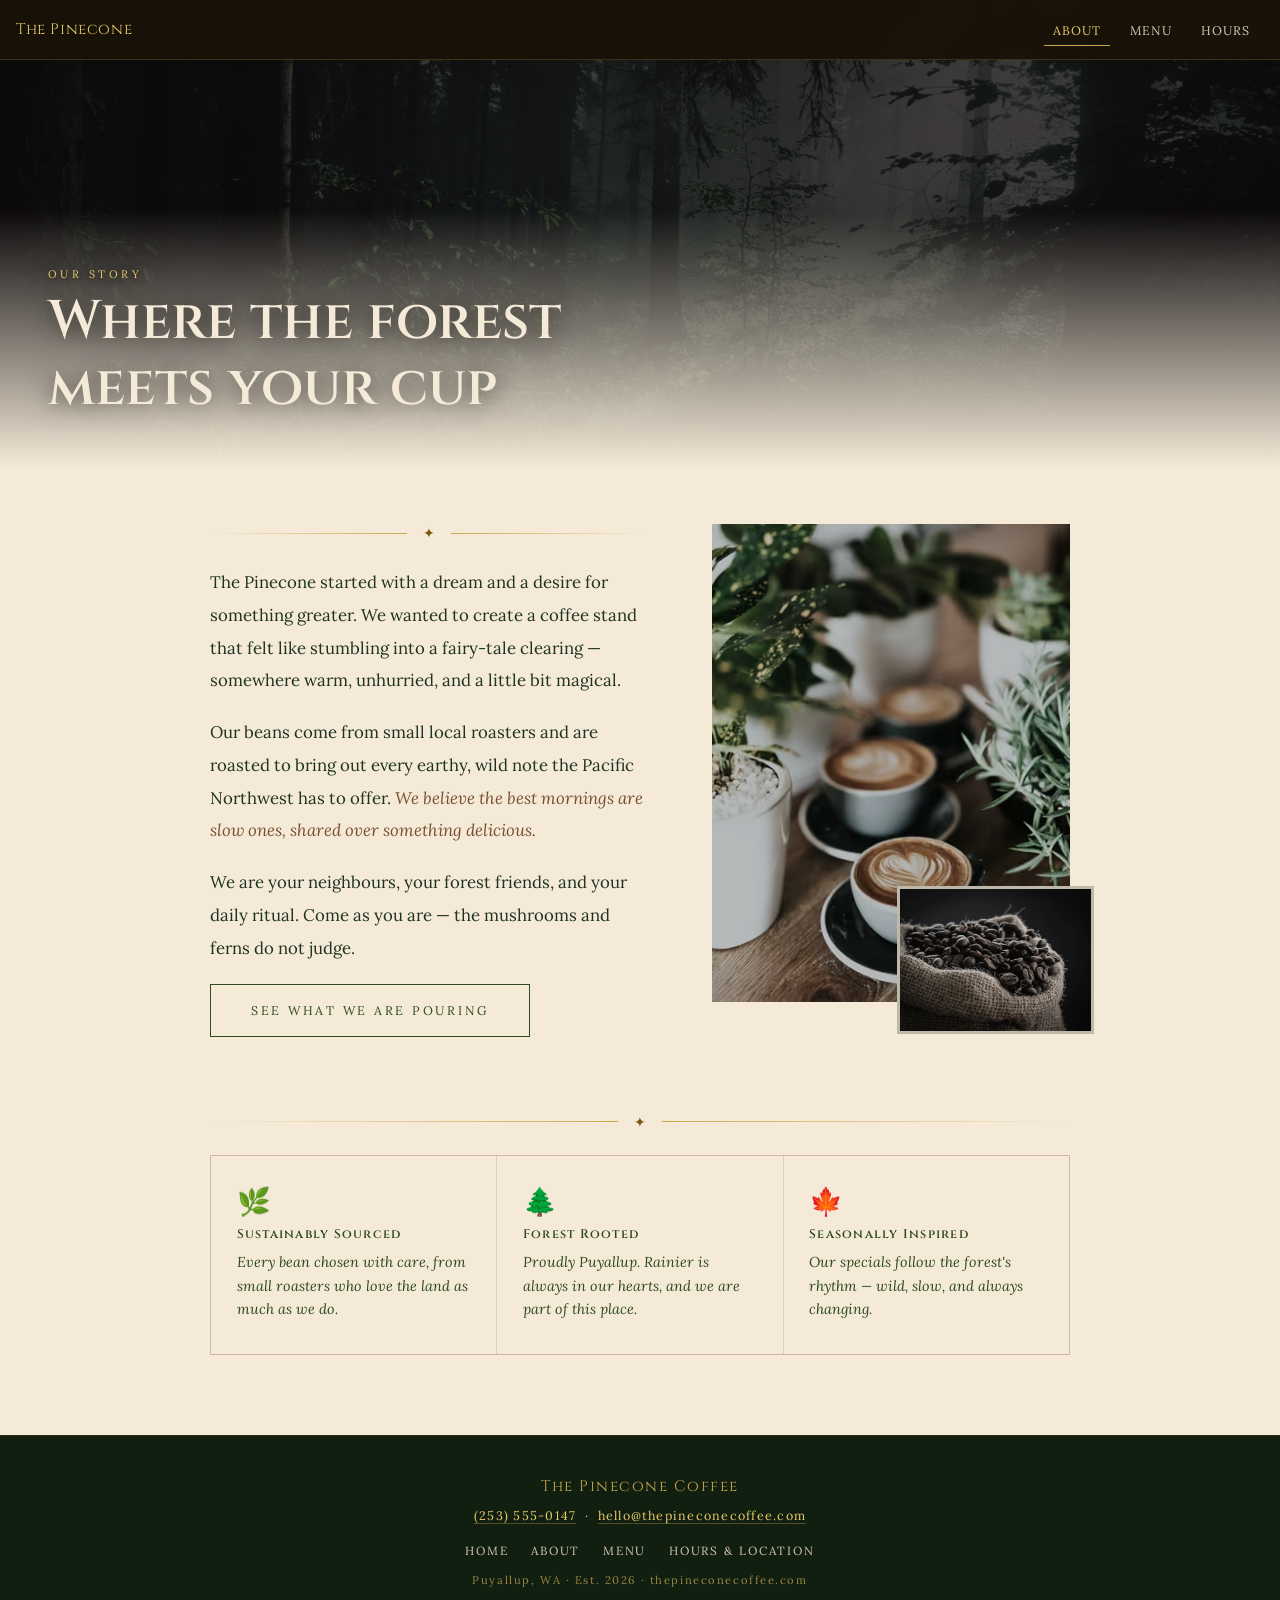
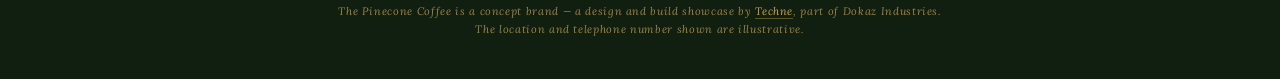
<file: about/index.html>
<!DOCTYPE html>
<html lang="en-US">
<head>
<meta charset="UTF-8">
<meta name="viewport" content="width=device-width, initial-scale=1">
<title>Our Story — The Pinecone Coffee | Puyallup, WA</title>
<meta name="description" content="How The Pinecone began: a coffee stand built to feel like a fairy-tale clearing in the woods, with beans from small Pacific Northwest roasters.">
<link rel="canonical" href="https://www.thepineconecoffee.com/about/">
<meta name="robots" content="index, follow, max-image-preview:large, max-snippet:-1">

<!-- No JavaScript is served anywhere on this site, so scripts are refused outright. -->
<meta http-equiv="Content-Security-Policy" content="default-src 'none'; img-src 'self'; style-src 'self'; font-src 'self'; form-action 'none'; base-uri 'self'; frame-ancestors 'none'; script-src 'none'; object-src 'none'">
<meta http-equiv="X-Content-Type-Options" content="nosniff">
<meta name="referrer" content="strict-origin-when-cross-origin">

<meta property="og:type" content="website">
<meta property="og:site_name" content="The Pinecone Coffee">
<meta property="og:locale" content="en_US">
<meta property="og:title" content="Our Story — The Pinecone Coffee | Puyallup, WA">
<meta property="og:description" content="How The Pinecone began: a coffee stand built to feel like a fairy-tale clearing in the woods, with beans from small Pacific Northwest roasters.">
<meta property="og:url" content="https://www.thepineconecoffee.com/about/">
<meta property="og:image" content="https://www.thepineconecoffee.com/assets/img/og-card.jpg">
<meta property="og:image:width" content="1200">
<meta property="og:image:height" content="630">
<meta property="og:image:alt" content="The Pinecone Coffee crest on a dark, misty forest">
<meta name="twitter:card" content="summary_large_image">
<meta name="twitter:title" content="Our Story — The Pinecone Coffee | Puyallup, WA">
<meta name="twitter:description" content="How The Pinecone began: a coffee stand built to feel like a fairy-tale clearing in the woods, with beans from small Pacific Northwest roasters.">
<meta name="twitter:image" content="https://www.thepineconecoffee.com/assets/img/og-card.jpg">

<meta name="theme-color" content="#111f10">
<link rel="icon" href="/favicon.ico" sizes="48x48">
<link rel="apple-touch-icon" href="/assets/img/apple-touch-icon.png">
<link rel="manifest" href="/site.webmanifest">

<link rel="preload" href="/assets/fonts/cinzel-latin-var.woff2" as="font" type="font/woff2" crossorigin>
<link rel="preload" href="/assets/fonts/lora-latin-var.woff2" as="font" type="font/woff2" crossorigin>
<link rel="stylesheet" href="/assets/css/site.css">
</head>
<body>
<a class="skip" href="#main">Skip to content</a>
<nav aria-label="Primary">
  <a class="nav-brand" href="/">The Pinecone</a>
  <ul class="nav-links">
    <li><a href="/about/" aria-current="page">About</a></li>
    <li><a href="/menu/">Menu</a></li>
    <li><a href="/hours/">Hours</a></li>
  </ul>
</nav>
<main id="main">
  <div class="page-hero">
    <span class="media-fill"><picture>
      <source type="image/avif" srcset="/assets/img/forest-640.avif 640w, /assets/img/forest-1024.avif 1024w, /assets/img/forest-1600.avif 1600w, /assets/img/forest-2048.avif 2048w" sizes="100vw">
      <source type="image/webp" srcset="/assets/img/forest-640.webp 640w, /assets/img/forest-1024.webp 1024w, /assets/img/forest-1600.webp 1600w, /assets/img/forest-2048.webp 2048w" sizes="100vw">
      <img src="/assets/img/forest-1024.jpg" srcset="/assets/img/forest-640.jpg 640w, /assets/img/forest-1024.jpg 1024w, /assets/img/forest-1600.jpg 1600w, /assets/img/forest-2048.jpg 2048w"
           sizes="100vw" width="2400" height="1600" alt="A dark, misty evergreen forest, soft light falling through the trunks onto ferns and undergrowth" loading="eager" fetchpriority="high">
    </picture></span>
    <div class="page-hero-scrim" aria-hidden="true"></div>
    <div class="page-hero-text">
      <p class="eyebrow">Our Story</p>
      <h1 class="heading">Where the forest<br>meets your cup</h1>
    </div>
  </div>

  <div class="about-body">
    <div class="about-grid">
      <div>
        <div class="divider"><span class="divider-icon" aria-hidden="true">&#10022;</span></div>
        <p>The Pinecone started with a dream and a desire for something greater. We wanted to
           create a coffee stand that felt like stumbling into a fairy-tale clearing &mdash;
           somewhere warm, unhurried, and a little bit magical.</p>
        <p>Our beans come from small local roasters and are roasted to bring out every earthy,
           wild note the Pacific Northwest has to offer.
           <em>We believe the best mornings are slow ones, shared over something delicious.</em></p>
        <p>We are your neighbours, your forest friends, and your daily ritual. Come as you are
           &mdash; the mushrooms and ferns do not judge.</p>
        <p><a class="btn btn-ink" href="/menu/">See what we are pouring</a></p>
      </div>
      <div class="about-photo-stack">
        <picture>
      <source type="image/avif" srcset="/assets/img/lattes-400.avif 400w, /assets/img/lattes-800.avif 800w" sizes="(max-width: 700px) 100vw, 360px">
      <source type="image/webp" srcset="/assets/img/lattes-400.webp 400w, /assets/img/lattes-800.webp 800w" sizes="(max-width: 700px) 100vw, 360px">
      <img class="aphoto-main" src="/assets/img/lattes-800.jpg" srcset="/assets/img/lattes-400.jpg 400w, /assets/img/lattes-800.jpg 800w"
           sizes="(max-width: 700px) 100vw, 360px" width="2400" height="3600" alt="Three lattes with rosetta and heart foam art on black saucers, on a wooden table surrounded by houseplants" loading="lazy" decoding="async">
    </picture>
        <picture>
      <source type="image/avif" srcset="/assets/img/sack-400.avif 400w, /assets/img/sack-640.avif 640w, /assets/img/sack-1024.avif 1024w" sizes="(max-width: 700px) 55vw, 200px">
      <source type="image/webp" srcset="/assets/img/sack-400.webp 400w, /assets/img/sack-640.webp 640w, /assets/img/sack-1024.webp 1024w" sizes="(max-width: 700px) 55vw, 200px">
      <img class="aphoto-accent" src="/assets/img/sack-640.jpg" srcset="/assets/img/sack-400.jpg 400w, /assets/img/sack-640.jpg 640w, /assets/img/sack-1024.jpg 1024w"
           sizes="(max-width: 700px) 55vw, 200px" width="2400" height="1600" alt="Dark-roasted coffee beans heaped in an open burlap sack against a black background" loading="lazy" decoding="async">
    </picture>
      </div>
    </div>

    <div class="divider"><span class="divider-icon" aria-hidden="true">&#10022;</span></div>

    <div class="values-grid">
      <div class="vcard">
        <span class="vcard-icon" aria-hidden="true">🌿</span>
        <h3>Sustainably Sourced</h3>
        <p>Every bean chosen with care, from small roasters who love the land as much as we do.</p>
      </div>
      <div class="vcard">
        <span class="vcard-icon" aria-hidden="true">🌲</span>
        <h3>Forest Rooted</h3>
        <p>Proudly Puyallup. Rainier is always in our hearts, and we are part of this place.</p>
      </div>
      <div class="vcard">
        <span class="vcard-icon" aria-hidden="true">🍁</span>
        <h3>Seasonally Inspired</h3>
        <p>Our specials follow the forest's rhythm — wild, slow, and always changing.</p>
      </div>
    </div>
  </div>
</main>
<footer class="site-footer">
  <p class="footer-brand">The Pinecone Coffee</p>
  <p class="footer-line">
    <a href="tel:+1-253-555-0147">(253) 555-0147</a>
    &nbsp;&middot;&nbsp;
    <a href="mailto:hello@thepineconecoffee.com">hello@thepineconecoffee.com</a>
  </p>
  <ul class="footer-nav">
    <li><a href="/">Home</a></li>
    <li><a href="/about/">About</a></li>
    <li><a href="/menu/">Menu</a></li>
    <li><a href="/hours/">Hours &amp; Location</a></li>
  </ul>
  <p class="fine">Puyallup, WA &middot; Est. 2026 &middot; thepineconecoffee.com</p>
  <p class="note">
    The Pinecone Coffee is a concept brand &mdash; a design and build showcase by
    <a href="https://dokazindustries.com/techne/">Techne</a>, part of Dokaz Industries.
    The location and telephone number shown are illustrative.
  </p>
</footer>
<script type="application/ld+json">
{
  "@context": "https://schema.org",
  "@graph": [
    {
      "@type": "CafeOrCoffeeShop",
      "@id": "https://www.thepineconecoffee.com/#business",
      "name": "The Pinecone Coffee",
      "alternateName": "The Pinecone",
      "url": "https://www.thepineconecoffee.com/",
      "slogan": "A little magic in every cup",
      "description": "A forest-inspired coffee stand in Puyallup, Washington. Espresso, slow pour-overs, seasonal drinks and forest-inspired bites, served somewhere warm, unhurried and a little bit magical.",
      "disambiguatingDescription": "The Pinecone Coffee is a concept brand created as a design and build showcase. It is not a trading business, and the location and telephone number shown are illustrative.",
      "foundingDate": "2026",
      "logo": {
        "@id": "https://www.thepineconecoffee.com/#logo"
      },
      "image": {
        "@id": "https://www.thepineconecoffee.com/#logo"
      },
      "telephone": "+1-253-555-0147",
      "email": "hello@thepineconecoffee.com",
      "address": {
        "@type": "PostalAddress",
        "addressLocality": "Puyallup",
        "addressRegion": "WA",
        "postalCode": "98371",
        "addressCountry": "US"
      },
      "areaServed": [
        {
          "@type": "City",
          "name": "Puyallup",
          "sameAs": "https://en.wikipedia.org/wiki/Puyallup,_Washington"
        },
        {
          "@type": "AdministrativeArea",
          "name": "Pierce County, Washington"
        }
      ],
      "hasMap": "https://www.google.com/maps/search/?api=1&query=Puyallup%2C+WA+98371",
      "openingHoursSpecification": [
        {
          "@type": "OpeningHoursSpecification",
          "dayOfWeek": [
            "https://schema.org/Monday",
            "https://schema.org/Tuesday",
            "https://schema.org/Wednesday",
            "https://schema.org/Thursday",
            "https://schema.org/Friday"
          ],
          "opens": "08:00",
          "closes": "16:00"
        },
        {
          "@type": "OpeningHoursSpecification",
          "dayOfWeek": [
            "https://schema.org/Saturday"
          ],
          "opens": "10:00",
          "closes": "15:00"
        },
        {
          "@type": "OpeningHoursSpecification",
          "dayOfWeek": [
            "https://schema.org/Sunday"
          ],
          "opens": "10:00",
          "closes": "15:00"
        }
      ],
      "priceRange": "$$",
      "currenciesAccepted": "USD",
      "paymentAccepted": "Cash, Credit Card, Debit Card, Apple Pay, Google Pay",
      "servesCuisine": [
        "Coffee",
        "Espresso",
        "Tea",
        "Pastries"
      ],
      "knowsLanguage": "en-US",
      "publicAccess": true,
      "smokingAllowed": false,
      "isAccessibleForFree": true,
      "amenityFeature": [
        {
          "@type": "LocationFeatureSpecification",
          "name": "Walk-up window",
          "value": true
        },
        {
          "@type": "LocationFeatureSpecification",
          "name": "Outdoor seating",
          "value": true
        },
        {
          "@type": "LocationFeatureSpecification",
          "name": "Dog friendly",
          "value": true
        },
        {
          "@type": "LocationFeatureSpecification",
          "name": "Wheelchair accessible",
          "value": true
        },
        {
          "@type": "LocationFeatureSpecification",
          "name": "Free Wi-Fi",
          "value": true
        },
        {
          "@type": "LocationFeatureSpecification",
          "name": "Indoor seating",
          "value": false
        }
      ],
      "hasMenu": "https://www.thepineconecoffee.com/menu/"
    },
    {
      "@type": "ImageObject",
      "@id": "https://www.thepineconecoffee.com/#logo",
      "url": "https://www.thepineconecoffee.com/assets/img/logo-420.png",
      "contentUrl": "https://www.thepineconecoffee.com/assets/img/logo-420.png",
      "width": 420,
      "height": 410,
      "caption": "The Pinecone Coffee crest: a crescent moon, a pinecone and ferns in gold and cream"
    },
    {
      "@type": "WebSite",
      "@id": "https://www.thepineconecoffee.com/#website",
      "url": "https://www.thepineconecoffee.com/",
      "name": "The Pinecone Coffee",
      "description": "A forest-inspired coffee stand in Puyallup, Washington. Espresso, slow pour-overs, seasonal drinks and forest-inspired bites, served somewhere warm, unhurried and a little bit magical.",
      "inLanguage": "en-US",
      "publisher": {
        "@id": "https://www.thepineconecoffee.com/#business"
      },
      "copyrightYear": "2026",
      "copyrightHolder": {
        "@id": "https://www.thepineconecoffee.com/#business"
      }
    },
    {
      "@type": "BreadcrumbList",
      "@id": "https://www.thepineconecoffee.com/about/#breadcrumb",
      "itemListElement": [
        {
          "@type": "ListItem",
          "position": 1,
          "name": "Home",
          "item": "https://www.thepineconecoffee.com/"
        },
        {
          "@type": "ListItem",
          "position": 2,
          "name": "Our Story",
          "item": "https://www.thepineconecoffee.com/about/"
        }
      ]
    },
    {
      "@type": "AboutPage",
      "@id": "https://www.thepineconecoffee.com/about/#webpage",
      "url": "https://www.thepineconecoffee.com/about/",
      "name": "Our Story",
      "description": "How The Pinecone began: a coffee stand built to feel like a fairy-tale clearing in the woods, with beans from small Pacific Northwest roasters.",
      "isPartOf": {
        "@id": "https://www.thepineconecoffee.com/#website"
      },
      "about": {
        "@id": "https://www.thepineconecoffee.com/#business"
      },
      "primaryImageOfPage": {
        "@type": "ImageObject",
        "url": "https://www.thepineconecoffee.com/assets/img/forest-1600.jpg"
      },
      "breadcrumb": {
        "@id": "https://www.thepineconecoffee.com/about/#breadcrumb"
      },
      "inLanguage": "en-US",
      "datePublished": "2026-05-04",
      "dateModified": "2026-08-11"
    }
  ]
}
</script>
</body>
</html>
</file>
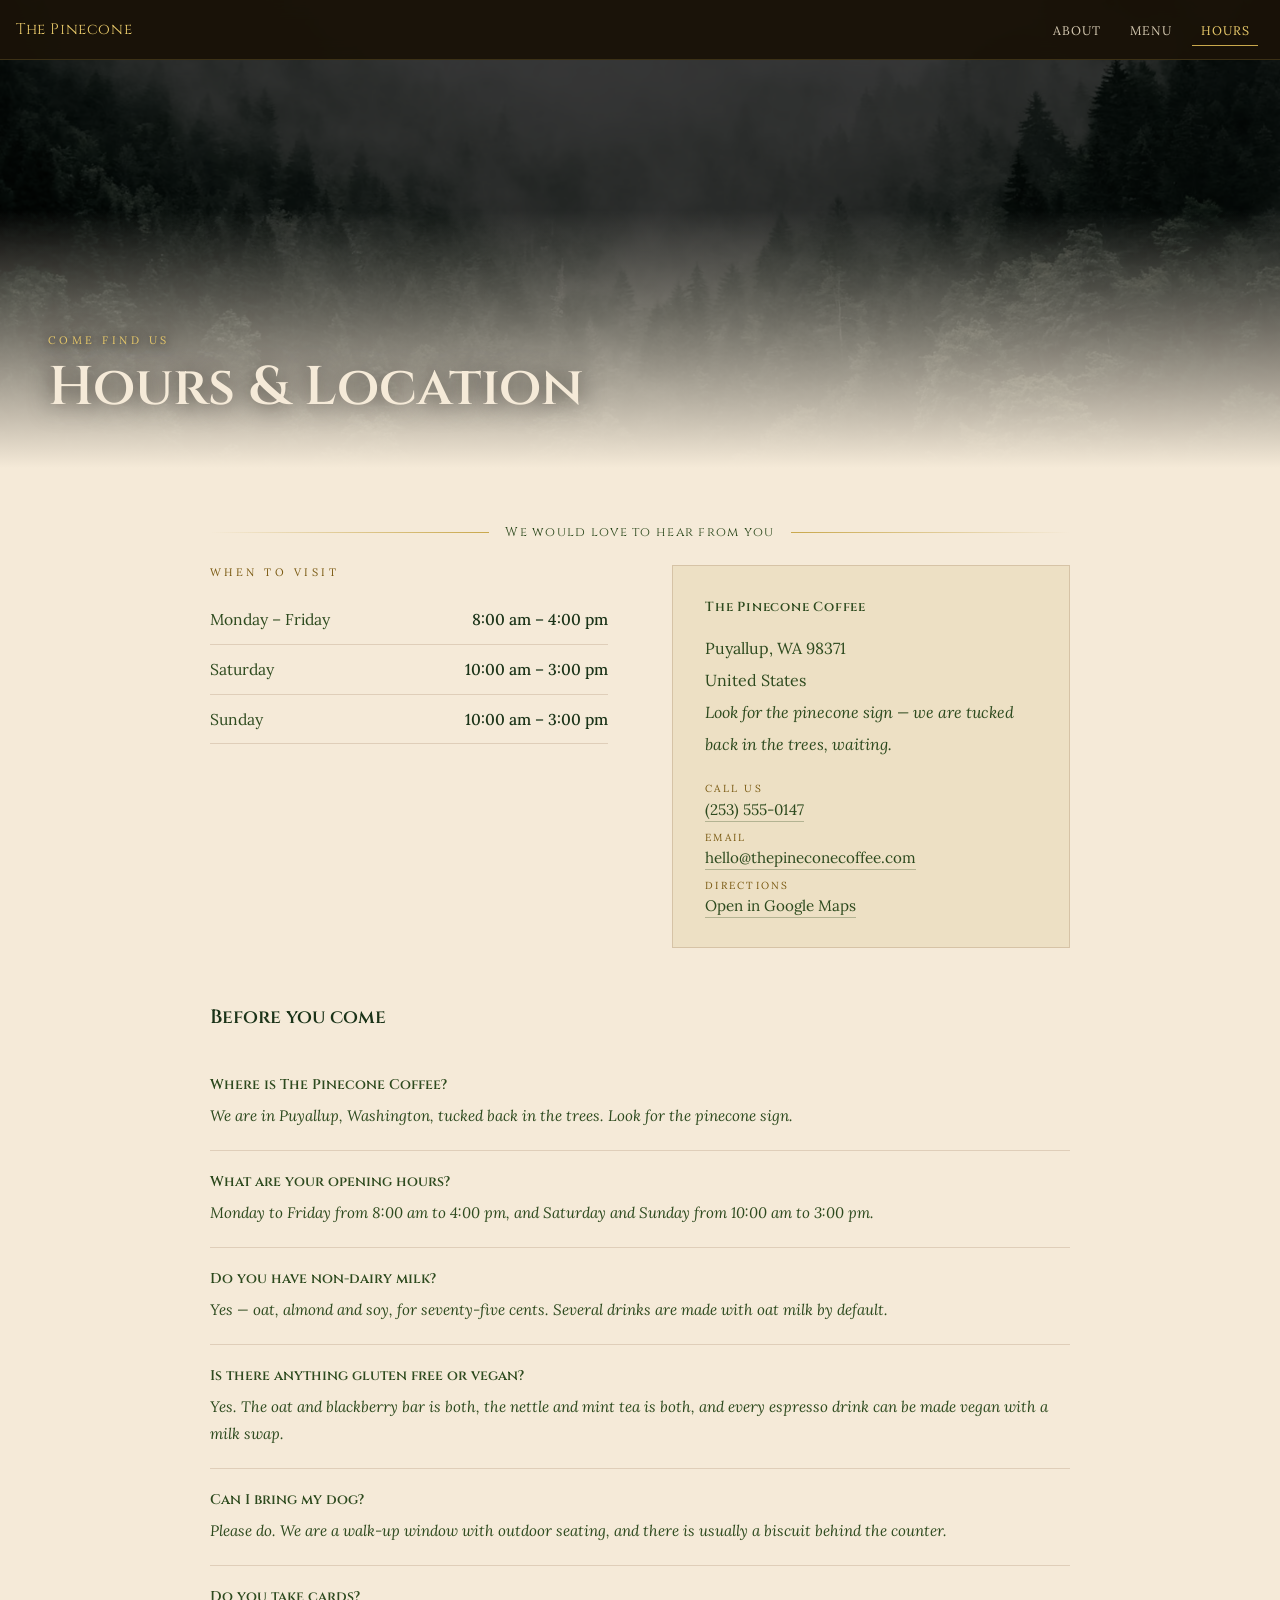
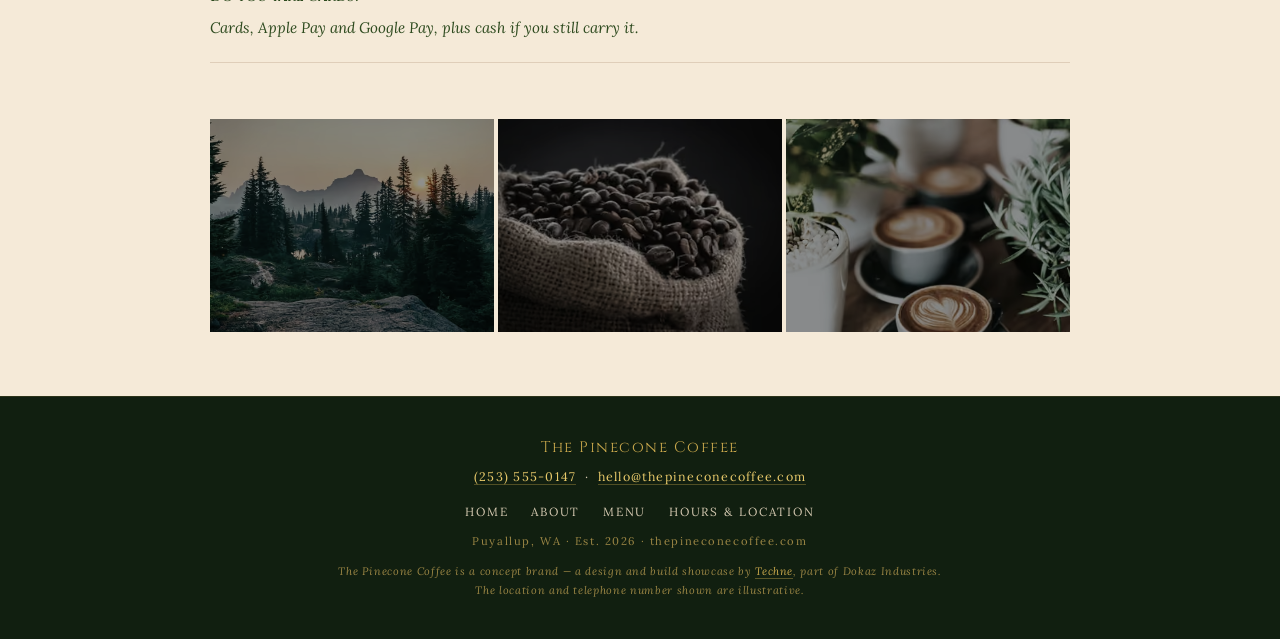
<file: hours/index.html>
<!DOCTYPE html>
<html lang="en-US">
<head>
<meta charset="UTF-8">
<meta name="viewport" content="width=device-width, initial-scale=1">
<title>Hours & Location — The Pinecone Coffee | Puyallup, WA</title>
<meta name="description" content="When and where to find The Pinecone Coffee in Puyallup, Washington. Open Monday to Friday 8am–4pm, and weekends 10am–3pm.">
<link rel="canonical" href="https://www.thepineconecoffee.com/hours/">
<meta name="robots" content="index, follow, max-image-preview:large, max-snippet:-1">

<!-- No JavaScript is served anywhere on this site, so scripts are refused outright. -->
<meta http-equiv="Content-Security-Policy" content="default-src 'none'; img-src 'self'; style-src 'self'; font-src 'self'; form-action 'none'; base-uri 'self'; frame-ancestors 'none'; script-src 'none'; object-src 'none'">
<meta http-equiv="X-Content-Type-Options" content="nosniff">
<meta name="referrer" content="strict-origin-when-cross-origin">

<meta property="og:type" content="website">
<meta property="og:site_name" content="The Pinecone Coffee">
<meta property="og:locale" content="en_US">
<meta property="og:title" content="Hours & Location — The Pinecone Coffee | Puyallup, WA">
<meta property="og:description" content="When and where to find The Pinecone Coffee in Puyallup, Washington. Open Monday to Friday 8am–4pm, and weekends 10am–3pm.">
<meta property="og:url" content="https://www.thepineconecoffee.com/hours/">
<meta property="og:image" content="https://www.thepineconecoffee.com/assets/img/og-card.jpg">
<meta property="og:image:width" content="1200">
<meta property="og:image:height" content="630">
<meta property="og:image:alt" content="The Pinecone Coffee crest on a dark, misty forest">
<meta name="twitter:card" content="summary_large_image">
<meta name="twitter:title" content="Hours & Location — The Pinecone Coffee | Puyallup, WA">
<meta name="twitter:description" content="When and where to find The Pinecone Coffee in Puyallup, Washington. Open Monday to Friday 8am–4pm, and weekends 10am–3pm.">
<meta name="twitter:image" content="https://www.thepineconecoffee.com/assets/img/og-card.jpg">

<meta name="theme-color" content="#111f10">
<link rel="icon" href="/favicon.ico" sizes="48x48">
<link rel="apple-touch-icon" href="/assets/img/apple-touch-icon.png">
<link rel="manifest" href="/site.webmanifest">

<link rel="preload" href="/assets/fonts/cinzel-latin-var.woff2" as="font" type="font/woff2" crossorigin>
<link rel="preload" href="/assets/fonts/lora-latin-var.woff2" as="font" type="font/woff2" crossorigin>
<link rel="stylesheet" href="/assets/css/site.css">
</head>
<body>
<a class="skip" href="#main">Skip to content</a>
<nav aria-label="Primary">
  <a class="nav-brand" href="/">The Pinecone</a>
  <ul class="nav-links">
    <li><a href="/about/">About</a></li>
    <li><a href="/menu/">Menu</a></li>
    <li><a href="/hours/" aria-current="page">Hours</a></li>
  </ul>
</nav>
<main id="main">
  <div class="page-hero">
    <span class="media-fill"><picture>
      <source type="image/avif" srcset="/assets/img/ridge-640.avif 640w, /assets/img/ridge-1024.avif 1024w, /assets/img/ridge-1600.avif 1600w" sizes="100vw">
      <source type="image/webp" srcset="/assets/img/ridge-640.webp 640w, /assets/img/ridge-1024.webp 1024w, /assets/img/ridge-1600.webp 1600w" sizes="100vw">
      <img src="/assets/img/ridge-1024.jpg" srcset="/assets/img/ridge-640.jpg 640w, /assets/img/ridge-1024.jpg 1024w, /assets/img/ridge-1600.jpg 1600w"
           sizes="100vw" width="2400" height="1594" alt="Low cloud drifting across a steep hillside of dense evergreen forest" loading="eager" fetchpriority="high">
    </picture></span>
    <div class="page-hero-scrim" aria-hidden="true"></div>
    <div class="page-hero-text">
      <p class="eyebrow">Come find us</p>
      <h1 class="heading">Hours &amp; Location</h1>
    </div>
  </div>

  <div class="hours-body">
    <div class="divider"><span class="divider-label">We would love to hear from you</span></div>

    <div class="hours-grid">
      <div>
        <table class="htable">
          <caption>When to visit</caption>
          <tbody>
          <tr><th scope="row">Monday – Friday</th><td>8:00 am – 4:00 pm</td></tr>
          <tr><th scope="row">Saturday</th><td>10:00 am – 3:00 pm</td></tr>
          <tr><th scope="row">Sunday</th><td>10:00 am – 3:00 pm</td></tr>
          </tbody>
        </table>
      </div>
      <div>
        <div class="loc-card">
          <h2>The Pinecone Coffee</h2>
          <address>
            Puyallup, WA 98371<br>
            United States
          </address>
          <p>Look for the pinecone sign &mdash; we are tucked back in the trees, waiting.</p>
          <ul class="contact-list">
            <li>
              <span class="label">Call us</span>
              <a href="tel:+1-253-555-0147">(253) 555-0147</a>
            </li>
            <li>
              <span class="label">Email</span>
              <a href="mailto:hello@thepineconecoffee.com">hello@thepineconecoffee.com</a>
            </li>
            <li>
              <span class="label">Directions</span>
              <a href="https://www.google.com/maps/search/?api=1&query=Puyallup%2C+WA+98371" rel="noopener">Open in Google Maps</a>
            </li>
          </ul>
        </div>
      </div>
    </div>

    <section class="faq" aria-labelledby="h-faq">
      <h2 id="h-faq">Before you come</h2>
      <div class="faq-item">
        <h3>Where is The Pinecone Coffee?</h3>
        <p>We are in Puyallup, Washington, tucked back in the trees. Look for the pinecone sign.</p>
      </div>
      <div class="faq-item">
        <h3>What are your opening hours?</h3>
        <p>Monday to Friday from 8:00 am to 4:00 pm, and Saturday and Sunday from 10:00 am to 3:00 pm.</p>
      </div>
      <div class="faq-item">
        <h3>Do you have non-dairy milk?</h3>
        <p>Yes — oat, almond and soy, for seventy-five cents. Several drinks are made with oat milk by default.</p>
      </div>
      <div class="faq-item">
        <h3>Is there anything gluten free or vegan?</h3>
        <p>Yes. The oat and blackberry bar is both, the nettle and mint tea is both, and every espresso drink can be made vegan with a milk swap.</p>
      </div>
      <div class="faq-item">
        <h3>Can I bring my dog?</h3>
        <p>Please do. We are a walk-up window with outdoor seating, and there is usually a biscuit behind the counter.</p>
      </div>
      <div class="faq-item">
        <h3>Do you take cards?</h3>
        <p>Cards, Apple Pay and Google Pay, plus cash if you still carry it.</p>
      </div>
    </section>

    <div class="photo-strip">
<picture>
      <source type="image/avif" srcset="/assets/img/rainier-640.avif 640w, /assets/img/rainier-1024.avif 1024w, /assets/img/rainier-1600.avif 1600w" sizes="(max-width: 560px) 100vw, 300px">
      <source type="image/webp" srcset="/assets/img/rainier-640.webp 640w, /assets/img/rainier-1024.webp 1024w, /assets/img/rainier-1600.webp 1600w" sizes="(max-width: 560px) 100vw, 300px">
      <img class="strip-img" src="/assets/img/rainier-1024.jpg" srcset="/assets/img/rainier-640.jpg 640w, /assets/img/rainier-1024.jpg 1024w, /assets/img/rainier-1600.jpg 1600w"
           sizes="(max-width: 560px) 100vw, 300px" width="2400" height="1350" alt="Evergreens in the foreground with a jagged mountain ridge behind them and the sun setting through the trees" loading="lazy" decoding="async">
    </picture>
<picture>
      <source type="image/avif" srcset="/assets/img/sack-400.avif 400w, /assets/img/sack-640.avif 640w, /assets/img/sack-1024.avif 1024w" sizes="(max-width: 560px) 100vw, 300px">
      <source type="image/webp" srcset="/assets/img/sack-400.webp 400w, /assets/img/sack-640.webp 640w, /assets/img/sack-1024.webp 1024w" sizes="(max-width: 560px) 100vw, 300px">
      <img class="strip-img" src="/assets/img/sack-640.jpg" srcset="/assets/img/sack-400.jpg 400w, /assets/img/sack-640.jpg 640w, /assets/img/sack-1024.jpg 1024w"
           sizes="(max-width: 560px) 100vw, 300px" width="2400" height="1600" alt="Dark-roasted coffee beans heaped in an open burlap sack against a black background" loading="lazy" decoding="async">
    </picture>
<picture>
      <source type="image/avif" srcset="/assets/img/lattes-400.avif 400w, /assets/img/lattes-800.avif 800w" sizes="(max-width: 560px) 100vw, 300px">
      <source type="image/webp" srcset="/assets/img/lattes-400.webp 400w, /assets/img/lattes-800.webp 800w" sizes="(max-width: 560px) 100vw, 300px">
      <img class="strip-img" src="/assets/img/lattes-800.jpg" srcset="/assets/img/lattes-400.jpg 400w, /assets/img/lattes-800.jpg 800w"
           sizes="(max-width: 560px) 100vw, 300px" width="2400" height="3600" alt="Three lattes with rosetta and heart foam art on black saucers, on a wooden table surrounded by houseplants" loading="lazy" decoding="async">
    </picture>
    </div>
  </div>
</main>
<footer class="site-footer">
  <p class="footer-brand">The Pinecone Coffee</p>
  <p class="footer-line">
    <a href="tel:+1-253-555-0147">(253) 555-0147</a>
    &nbsp;&middot;&nbsp;
    <a href="mailto:hello@thepineconecoffee.com">hello@thepineconecoffee.com</a>
  </p>
  <ul class="footer-nav">
    <li><a href="/">Home</a></li>
    <li><a href="/about/">About</a></li>
    <li><a href="/menu/">Menu</a></li>
    <li><a href="/hours/">Hours &amp; Location</a></li>
  </ul>
  <p class="fine">Puyallup, WA &middot; Est. 2026 &middot; thepineconecoffee.com</p>
  <p class="note">
    The Pinecone Coffee is a concept brand &mdash; a design and build showcase by
    <a href="https://dokazindustries.com/techne/">Techne</a>, part of Dokaz Industries.
    The location and telephone number shown are illustrative.
  </p>
</footer>
<script type="application/ld+json">
{
  "@context": "https://schema.org",
  "@graph": [
    {
      "@type": "CafeOrCoffeeShop",
      "@id": "https://www.thepineconecoffee.com/#business",
      "name": "The Pinecone Coffee",
      "alternateName": "The Pinecone",
      "url": "https://www.thepineconecoffee.com/",
      "slogan": "A little magic in every cup",
      "description": "A forest-inspired coffee stand in Puyallup, Washington. Espresso, slow pour-overs, seasonal drinks and forest-inspired bites, served somewhere warm, unhurried and a little bit magical.",
      "disambiguatingDescription": "The Pinecone Coffee is a concept brand created as a design and build showcase. It is not a trading business, and the location and telephone number shown are illustrative.",
      "foundingDate": "2026",
      "logo": {
        "@id": "https://www.thepineconecoffee.com/#logo"
      },
      "image": {
        "@id": "https://www.thepineconecoffee.com/#logo"
      },
      "telephone": "+1-253-555-0147",
      "email": "hello@thepineconecoffee.com",
      "address": {
        "@type": "PostalAddress",
        "addressLocality": "Puyallup",
        "addressRegion": "WA",
        "postalCode": "98371",
        "addressCountry": "US"
      },
      "areaServed": [
        {
          "@type": "City",
          "name": "Puyallup",
          "sameAs": "https://en.wikipedia.org/wiki/Puyallup,_Washington"
        },
        {
          "@type": "AdministrativeArea",
          "name": "Pierce County, Washington"
        }
      ],
      "hasMap": "https://www.google.com/maps/search/?api=1&query=Puyallup%2C+WA+98371",
      "openingHoursSpecification": [
        {
          "@type": "OpeningHoursSpecification",
          "dayOfWeek": [
            "https://schema.org/Monday",
            "https://schema.org/Tuesday",
            "https://schema.org/Wednesday",
            "https://schema.org/Thursday",
            "https://schema.org/Friday"
          ],
          "opens": "08:00",
          "closes": "16:00"
        },
        {
          "@type": "OpeningHoursSpecification",
          "dayOfWeek": [
            "https://schema.org/Saturday"
          ],
          "opens": "10:00",
          "closes": "15:00"
        },
        {
          "@type": "OpeningHoursSpecification",
          "dayOfWeek": [
            "https://schema.org/Sunday"
          ],
          "opens": "10:00",
          "closes": "15:00"
        }
      ],
      "priceRange": "$$",
      "currenciesAccepted": "USD",
      "paymentAccepted": "Cash, Credit Card, Debit Card, Apple Pay, Google Pay",
      "servesCuisine": [
        "Coffee",
        "Espresso",
        "Tea",
        "Pastries"
      ],
      "knowsLanguage": "en-US",
      "publicAccess": true,
      "smokingAllowed": false,
      "isAccessibleForFree": true,
      "amenityFeature": [
        {
          "@type": "LocationFeatureSpecification",
          "name": "Walk-up window",
          "value": true
        },
        {
          "@type": "LocationFeatureSpecification",
          "name": "Outdoor seating",
          "value": true
        },
        {
          "@type": "LocationFeatureSpecification",
          "name": "Dog friendly",
          "value": true
        },
        {
          "@type": "LocationFeatureSpecification",
          "name": "Wheelchair accessible",
          "value": true
        },
        {
          "@type": "LocationFeatureSpecification",
          "name": "Free Wi-Fi",
          "value": true
        },
        {
          "@type": "LocationFeatureSpecification",
          "name": "Indoor seating",
          "value": false
        }
      ],
      "hasMenu": "https://www.thepineconecoffee.com/menu/"
    },
    {
      "@type": "ImageObject",
      "@id": "https://www.thepineconecoffee.com/#logo",
      "url": "https://www.thepineconecoffee.com/assets/img/logo-420.png",
      "contentUrl": "https://www.thepineconecoffee.com/assets/img/logo-420.png",
      "width": 420,
      "height": 410,
      "caption": "The Pinecone Coffee crest: a crescent moon, a pinecone and ferns in gold and cream"
    },
    {
      "@type": "WebSite",
      "@id": "https://www.thepineconecoffee.com/#website",
      "url": "https://www.thepineconecoffee.com/",
      "name": "The Pinecone Coffee",
      "description": "A forest-inspired coffee stand in Puyallup, Washington. Espresso, slow pour-overs, seasonal drinks and forest-inspired bites, served somewhere warm, unhurried and a little bit magical.",
      "inLanguage": "en-US",
      "publisher": {
        "@id": "https://www.thepineconecoffee.com/#business"
      },
      "copyrightYear": "2026",
      "copyrightHolder": {
        "@id": "https://www.thepineconecoffee.com/#business"
      }
    },
    {
      "@type": "BreadcrumbList",
      "@id": "https://www.thepineconecoffee.com/hours/#breadcrumb",
      "itemListElement": [
        {
          "@type": "ListItem",
          "position": 1,
          "name": "Home",
          "item": "https://www.thepineconecoffee.com/"
        },
        {
          "@type": "ListItem",
          "position": 2,
          "name": "Hours & Location",
          "item": "https://www.thepineconecoffee.com/hours/"
        }
      ]
    },
    {
      "@type": "WebPage",
      "@id": "https://www.thepineconecoffee.com/hours/#webpage",
      "url": "https://www.thepineconecoffee.com/hours/",
      "name": "Hours & Location",
      "description": "When and where to find The Pinecone Coffee in Puyallup, Washington. Open Monday to Friday 8am–4pm, and weekends 10am–3pm.",
      "isPartOf": {
        "@id": "https://www.thepineconecoffee.com/#website"
      },
      "about": {
        "@id": "https://www.thepineconecoffee.com/#business"
      },
      "primaryImageOfPage": {
        "@type": "ImageObject",
        "url": "https://www.thepineconecoffee.com/assets/img/ridge-1600.jpg"
      },
      "breadcrumb": {
        "@id": "https://www.thepineconecoffee.com/hours/#breadcrumb"
      },
      "inLanguage": "en-US",
      "datePublished": "2026-05-04",
      "dateModified": "2026-08-11"
    },
    {
      "@type": "FAQPage",
      "@id": "https://www.thepineconecoffee.com/hours/#faq",
      "mainEntity": [
        {
          "@type": "Question",
          "name": "Where is The Pinecone Coffee?",
          "acceptedAnswer": {
            "@type": "Answer",
            "text": "We are in Puyallup, Washington, tucked back in the trees. Look for the pinecone sign."
          }
        },
        {
          "@type": "Question",
          "name": "What are your opening hours?",
          "acceptedAnswer": {
            "@type": "Answer",
            "text": "Monday to Friday from 8:00 am to 4:00 pm, and Saturday and Sunday from 10:00 am to 3:00 pm."
          }
        },
        {
          "@type": "Question",
          "name": "Do you have non-dairy milk?",
          "acceptedAnswer": {
            "@type": "Answer",
            "text": "Yes — oat, almond and soy, for seventy-five cents. Several drinks are made with oat milk by default."
          }
        },
        {
          "@type": "Question",
          "name": "Is there anything gluten free or vegan?",
          "acceptedAnswer": {
            "@type": "Answer",
            "text": "Yes. The oat and blackberry bar is both, the nettle and mint tea is both, and every espresso drink can be made vegan with a milk swap."
          }
        },
        {
          "@type": "Question",
          "name": "Can I bring my dog?",
          "acceptedAnswer": {
            "@type": "Answer",
            "text": "Please do. We are a walk-up window with outdoor seating, and there is usually a biscuit behind the counter."
          }
        },
        {
          "@type": "Question",
          "name": "Do you take cards?",
          "acceptedAnswer": {
            "@type": "Answer",
            "text": "Cards, Apple Pay and Google Pay, plus cash if you still carry it."
          }
        }
      ]
    }
  ]
}
</script>
</body>
</html>
</file>
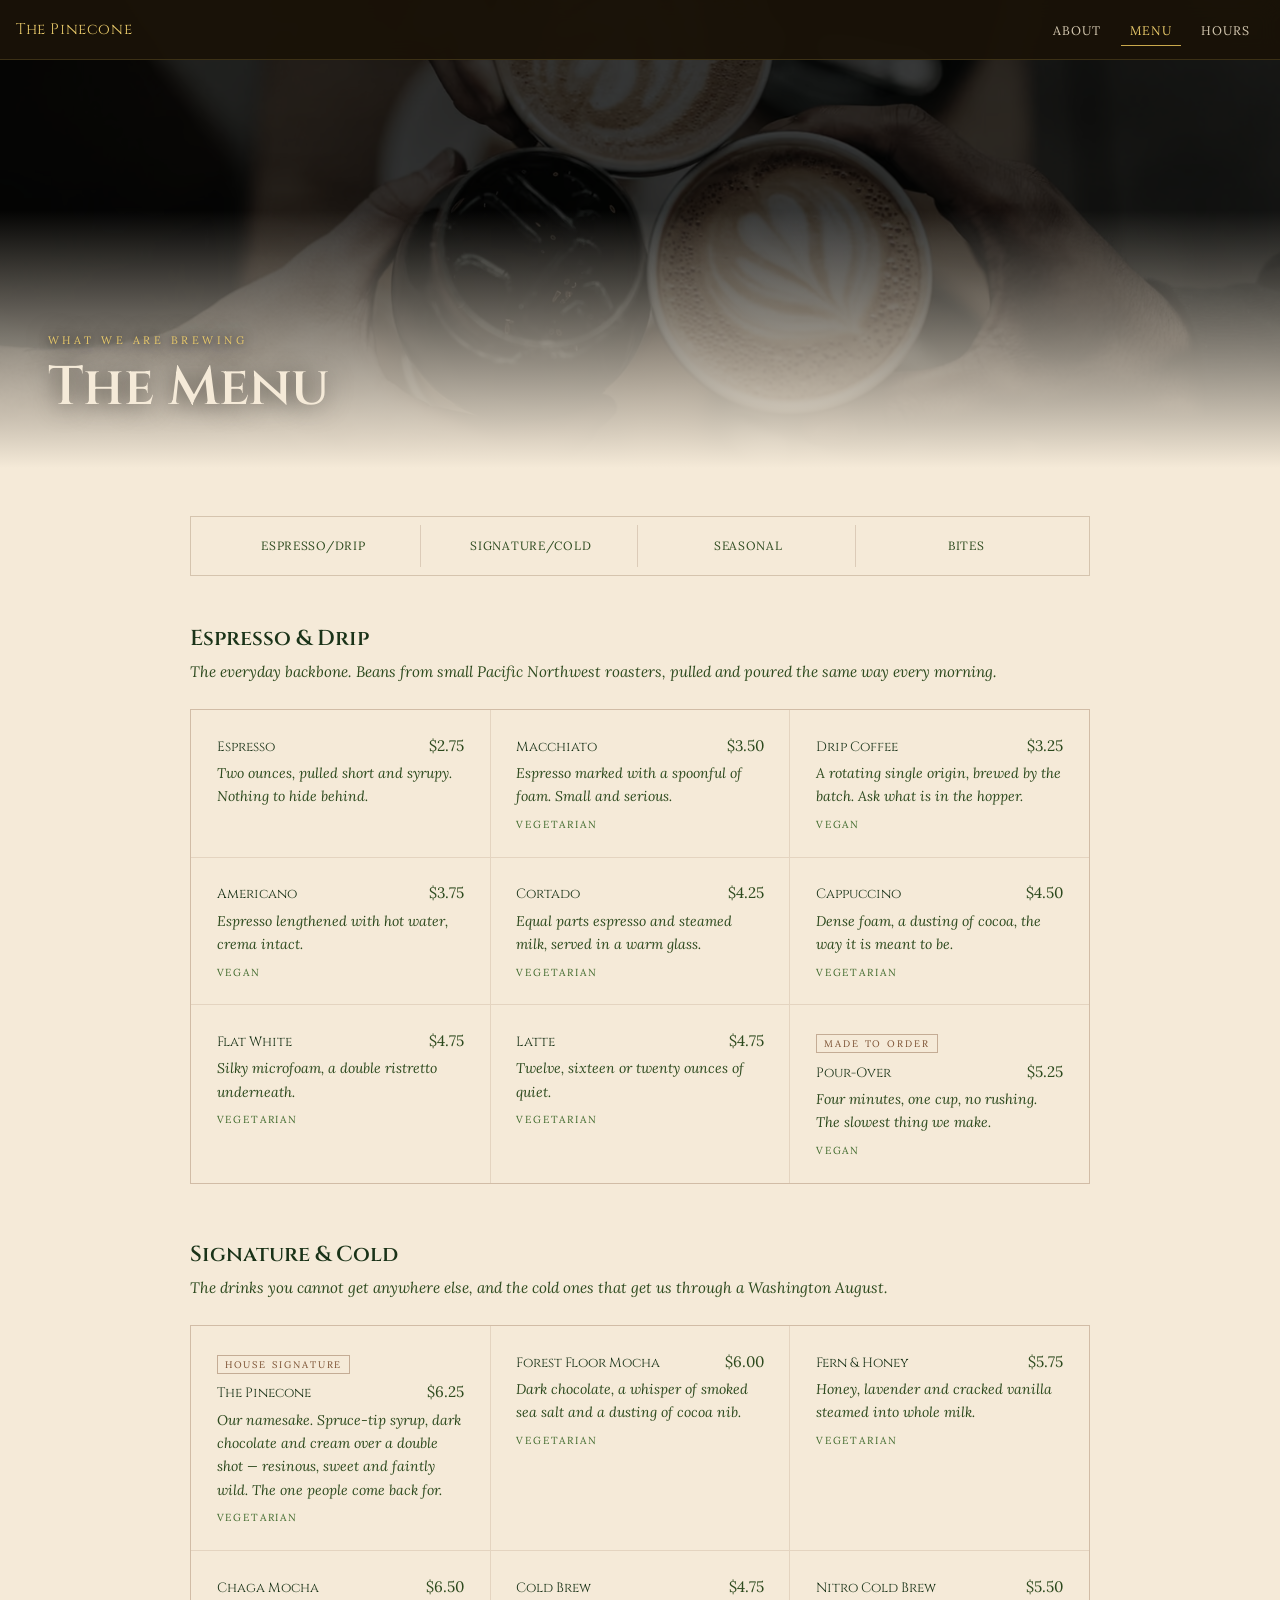
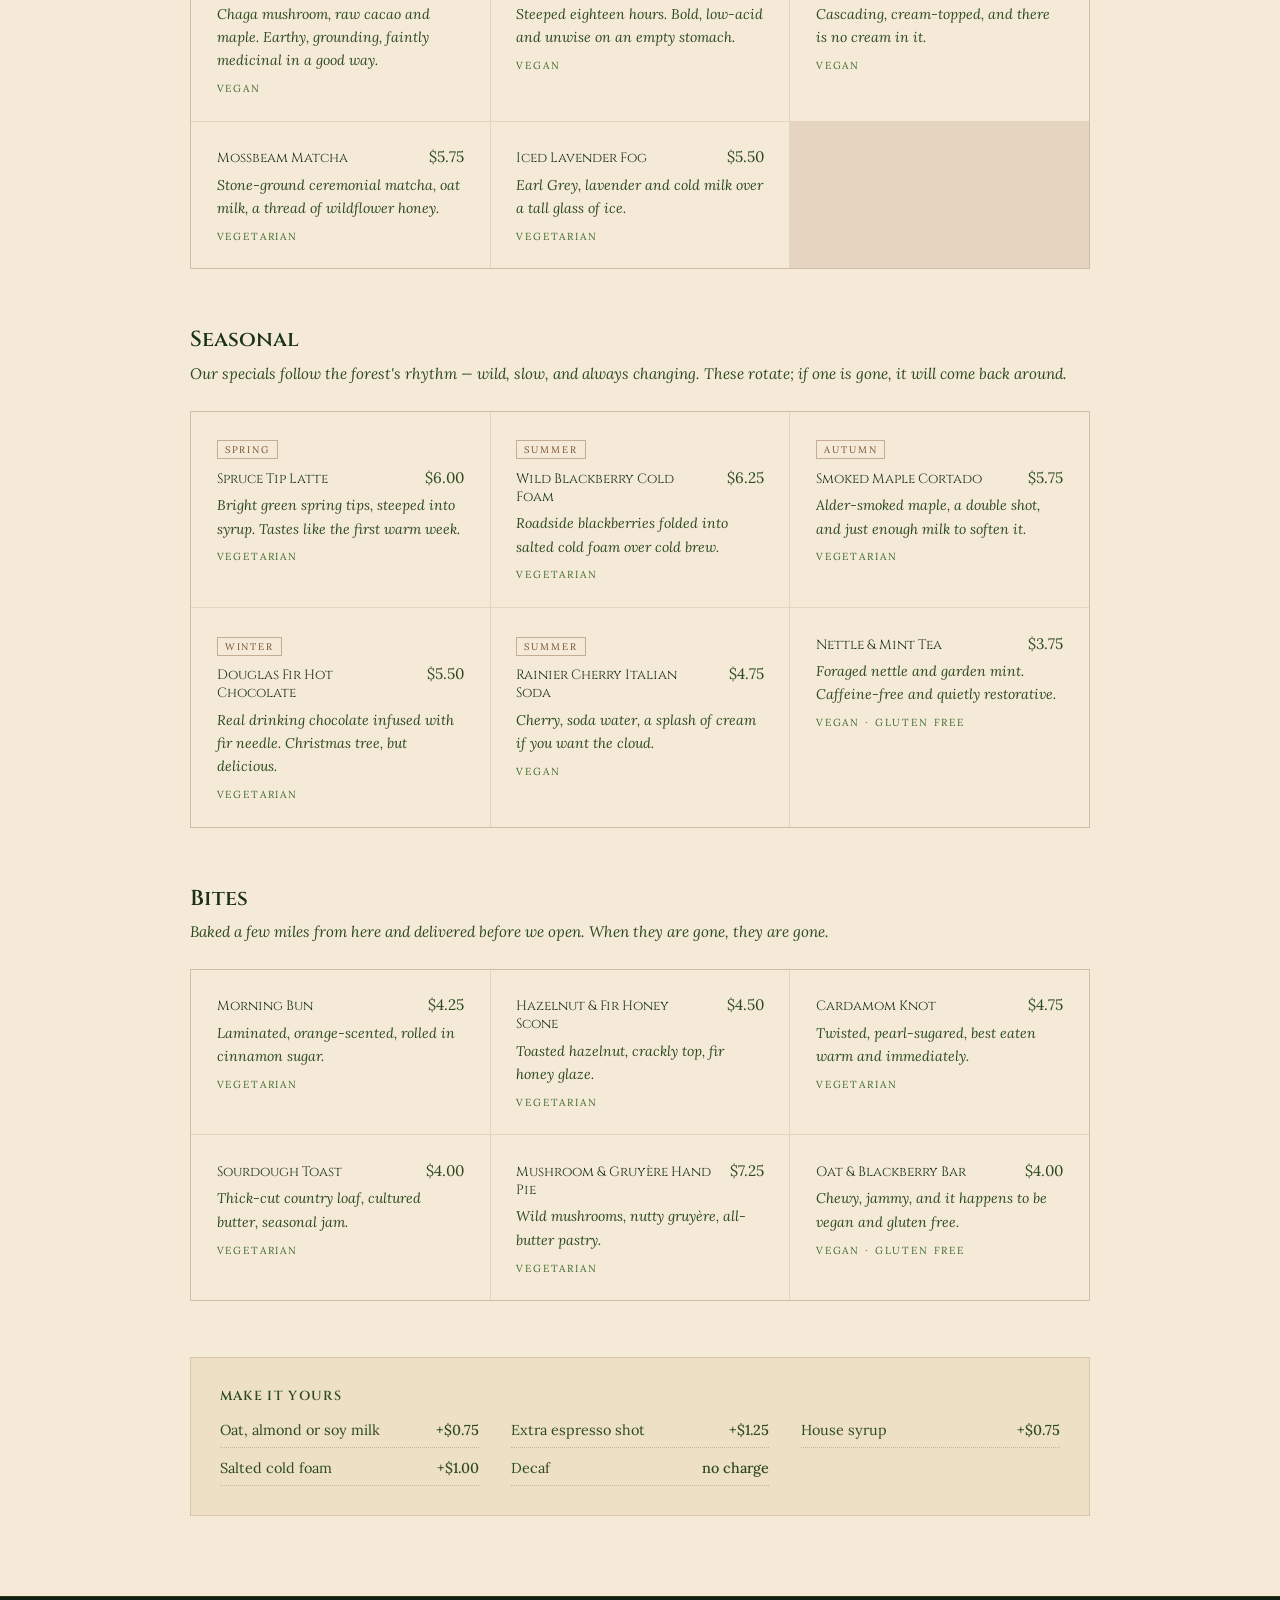
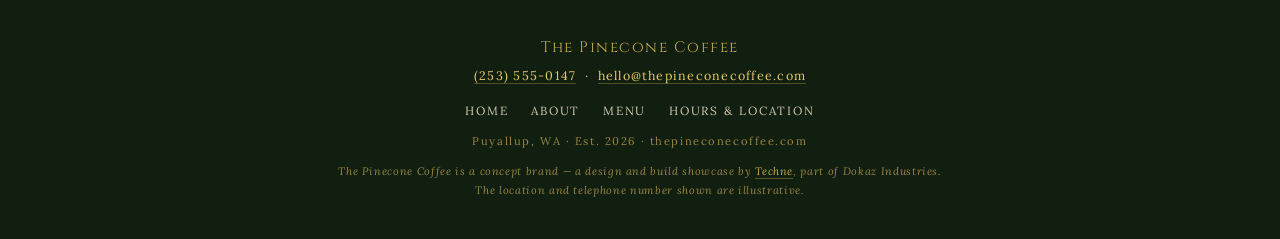
<file: menu/index.html>
<!DOCTYPE html>
<html lang="en-US">
<head>
<meta charset="UTF-8">
<meta name="viewport" content="width=device-width, initial-scale=1">
<title>Menu — Espresso, Seasonal Drinks & Bites | The Pinecone Coffee</title>
<meta name="description" content="The full Pinecone Coffee menu: espresso and drip, signature and cold drinks including The Pinecone, rotating seasonal specials, and bites baked locally.">
<link rel="canonical" href="https://www.thepineconecoffee.com/menu/">
<meta name="robots" content="index, follow, max-image-preview:large, max-snippet:-1">

<!-- No JavaScript is served anywhere on this site, so scripts are refused outright. -->
<meta http-equiv="Content-Security-Policy" content="default-src 'none'; img-src 'self'; style-src 'self'; font-src 'self'; form-action 'none'; base-uri 'self'; frame-ancestors 'none'; script-src 'none'; object-src 'none'">
<meta http-equiv="X-Content-Type-Options" content="nosniff">
<meta name="referrer" content="strict-origin-when-cross-origin">

<meta property="og:type" content="website">
<meta property="og:site_name" content="The Pinecone Coffee">
<meta property="og:locale" content="en_US">
<meta property="og:title" content="Menu — Espresso, Seasonal Drinks & Bites | The Pinecone Coffee">
<meta property="og:description" content="The full Pinecone Coffee menu: espresso and drip, signature and cold drinks including The Pinecone, rotating seasonal specials, and bites baked locally.">
<meta property="og:url" content="https://www.thepineconecoffee.com/menu/">
<meta property="og:image" content="https://www.thepineconecoffee.com/assets/img/og-card.jpg">
<meta property="og:image:width" content="1200">
<meta property="og:image:height" content="630">
<meta property="og:image:alt" content="The Pinecone Coffee crest on a dark, misty forest">
<meta name="twitter:card" content="summary_large_image">
<meta name="twitter:title" content="Menu — Espresso, Seasonal Drinks & Bites | The Pinecone Coffee">
<meta name="twitter:description" content="The full Pinecone Coffee menu: espresso and drip, signature and cold drinks including The Pinecone, rotating seasonal specials, and bites baked locally.">
<meta name="twitter:image" content="https://www.thepineconecoffee.com/assets/img/og-card.jpg">

<meta name="theme-color" content="#111f10">
<link rel="icon" href="/favicon.ico" sizes="48x48">
<link rel="apple-touch-icon" href="/assets/img/apple-touch-icon.png">
<link rel="manifest" href="/site.webmanifest">

<link rel="preload" href="/assets/fonts/cinzel-latin-var.woff2" as="font" type="font/woff2" crossorigin>
<link rel="preload" href="/assets/fonts/lora-latin-var.woff2" as="font" type="font/woff2" crossorigin>
<link rel="stylesheet" href="/assets/css/site.css">
</head>
<body>
<a class="skip" href="#main">Skip to content</a>
<nav aria-label="Primary">
  <a class="nav-brand" href="/">The Pinecone</a>
  <ul class="nav-links">
    <li><a href="/about/">About</a></li>
    <li><a href="/menu/" aria-current="page">Menu</a></li>
    <li><a href="/hours/">Hours</a></li>
  </ul>
</nav>
<main id="main">
  <div class="page-hero">
    <span class="media-fill"><picture>
      <source type="image/avif" srcset="/assets/img/cheers-640.avif 640w, /assets/img/cheers-1024.avif 1024w, /assets/img/cheers-1600.avif 1600w" sizes="100vw">
      <source type="image/webp" srcset="/assets/img/cheers-640.webp 640w, /assets/img/cheers-1024.webp 1024w, /assets/img/cheers-1600.webp 1600w" sizes="100vw">
      <img src="/assets/img/cheers-1024.jpg" srcset="/assets/img/cheers-640.jpg 640w, /assets/img/cheers-1024.jpg 1024w, /assets/img/cheers-1600.jpg 1600w"
           sizes="100vw" width="2400" height="1600" alt="Three hands seen from above, raising two lattes with leaf-patterned foam art and a glass of cold brew over a wooden table" loading="eager" fetchpriority="high">
    </picture></span>
    <div class="page-hero-scrim" aria-hidden="true"></div>
    <div class="page-hero-text">
      <p class="eyebrow">What we are brewing</p>
      <h1 class="heading">The Menu</h1>
    </div>
  </div>

  <div class="menu-body">
    <nav class="menu-jump" aria-label="Menu sections">
    <a href="#espresso">Espresso/Drip</a>
    <a href="#signature">Signature/Cold</a>
    <a href="#seasonal">Seasonal</a>
    <a href="#bites">Bites</a>
    </nav>

  <section class="menu-section" id="espresso" aria-labelledby="h-espresso">
    <div class="menu-section-head">
      <h2 id="h-espresso">Espresso & Drip</h2>
      <p>The everyday backbone. Beans from small Pacific Northwest roasters, pulled and poured the same way every morning.</p>
    </div>
    <div class="menu-grid">
      <div class="mitem" id="item-espresso">
        <div class="mitem-top">
          <span class="iname">Espresso</span>
          <span class="iprice">$2.75</span>
        </div>
        <p class="idesc">Two ounces, pulled short and syrupy. Nothing to hide behind.</p>
      </div>
      <div class="mitem" id="item-macchiato">
        <div class="mitem-top">
          <span class="iname">Macchiato</span>
          <span class="iprice">$3.50</span>
        </div>
        <p class="idesc">Espresso marked with a spoonful of foam. Small and serious.</p>
        <span class="idiet">Vegetarian</span>
      </div>
      <div class="mitem" id="item-drip">
        <div class="mitem-top">
          <span class="iname">Drip Coffee</span>
          <span class="iprice">$3.25</span>
        </div>
        <p class="idesc">A rotating single origin, brewed by the batch. Ask what is in the hopper.</p>
        <span class="idiet">Vegan</span>
      </div>
      <div class="mitem" id="item-americano">
        <div class="mitem-top">
          <span class="iname">Americano</span>
          <span class="iprice">$3.75</span>
        </div>
        <p class="idesc">Espresso lengthened with hot water, crema intact.</p>
        <span class="idiet">Vegan</span>
      </div>
      <div class="mitem" id="item-cortado">
        <div class="mitem-top">
          <span class="iname">Cortado</span>
          <span class="iprice">$4.25</span>
        </div>
        <p class="idesc">Equal parts espresso and steamed milk, served in a warm glass.</p>
        <span class="idiet">Vegetarian</span>
      </div>
      <div class="mitem" id="item-cappuccino">
        <div class="mitem-top">
          <span class="iname">Cappuccino</span>
          <span class="iprice">$4.50</span>
        </div>
        <p class="idesc">Dense foam, a dusting of cocoa, the way it is meant to be.</p>
        <span class="idiet">Vegetarian</span>
      </div>
      <div class="mitem" id="item-flat-white">
        <div class="mitem-top">
          <span class="iname">Flat White</span>
          <span class="iprice">$4.75</span>
        </div>
        <p class="idesc">Silky microfoam, a double ristretto underneath.</p>
        <span class="idiet">Vegetarian</span>
      </div>
      <div class="mitem" id="item-latte">
        <div class="mitem-top">
          <span class="iname">Latte</span>
          <span class="iprice">$4.75</span>
        </div>
        <p class="idesc">Twelve, sixteen or twenty ounces of quiet.</p>
        <span class="idiet">Vegetarian</span>
      </div>
      <div class="mitem" id="item-pour-over">
        <p class="ibadge">Made to order</p>
        <div class="mitem-top">
          <span class="iname">Pour-Over</span>
          <span class="iprice">$5.25</span>
        </div>
        <p class="idesc">Four minutes, one cup, no rushing. The slowest thing we make.</p>
        <span class="idiet">Vegan</span>
      </div>
    </div>
  </section>
  <section class="menu-section" id="signature" aria-labelledby="h-signature">
    <div class="menu-section-head">
      <h2 id="h-signature">Signature & Cold</h2>
      <p>The drinks you cannot get anywhere else, and the cold ones that get us through a Washington August.</p>
    </div>
    <div class="menu-grid">
      <div class="mitem" id="item-the-pinecone">
        <p class="ibadge">House signature</p>
        <div class="mitem-top">
          <span class="iname">The Pinecone</span>
          <span class="iprice">$6.25</span>
        </div>
        <p class="idesc">Our namesake. Spruce-tip syrup, dark chocolate and cream over a double shot — resinous, sweet and faintly wild. The one people come back for.</p>
        <span class="idiet">Vegetarian</span>
      </div>
      <div class="mitem" id="item-forest-floor-mocha">
        <div class="mitem-top">
          <span class="iname">Forest Floor Mocha</span>
          <span class="iprice">$6.00</span>
        </div>
        <p class="idesc">Dark chocolate, a whisper of smoked sea salt and a dusting of cocoa nib.</p>
        <span class="idiet">Vegetarian</span>
      </div>
      <div class="mitem" id="item-fern-and-honey">
        <div class="mitem-top">
          <span class="iname">Fern & Honey</span>
          <span class="iprice">$5.75</span>
        </div>
        <p class="idesc">Honey, lavender and cracked vanilla steamed into whole milk.</p>
        <span class="idiet">Vegetarian</span>
      </div>
      <div class="mitem" id="item-chaga-mocha">
        <div class="mitem-top">
          <span class="iname">Chaga Mocha</span>
          <span class="iprice">$6.50</span>
        </div>
        <p class="idesc">Chaga mushroom, raw cacao and maple. Earthy, grounding, faintly medicinal in a good way.</p>
        <span class="idiet">Vegan</span>
      </div>
      <div class="mitem" id="item-cold-brew">
        <div class="mitem-top">
          <span class="iname">Cold Brew</span>
          <span class="iprice">$4.75</span>
        </div>
        <p class="idesc">Steeped eighteen hours. Bold, low-acid and unwise on an empty stomach.</p>
        <span class="idiet">Vegan</span>
      </div>
      <div class="mitem" id="item-nitro">
        <div class="mitem-top">
          <span class="iname">Nitro Cold Brew</span>
          <span class="iprice">$5.50</span>
        </div>
        <p class="idesc">Cascading, cream-topped, and there is no cream in it.</p>
        <span class="idiet">Vegan</span>
      </div>
      <div class="mitem" id="item-mossbeam">
        <div class="mitem-top">
          <span class="iname">Mossbeam Matcha</span>
          <span class="iprice">$5.75</span>
        </div>
        <p class="idesc">Stone-ground ceremonial matcha, oat milk, a thread of wildflower honey.</p>
        <span class="idiet">Vegetarian</span>
      </div>
      <div class="mitem" id="item-lavender-fog">
        <div class="mitem-top">
          <span class="iname">Iced Lavender Fog</span>
          <span class="iprice">$5.50</span>
        </div>
        <p class="idesc">Earl Grey, lavender and cold milk over a tall glass of ice.</p>
        <span class="idiet">Vegetarian</span>
      </div>
    </div>
  </section>
  <section class="menu-section" id="seasonal" aria-labelledby="h-seasonal">
    <div class="menu-section-head">
      <h2 id="h-seasonal">Seasonal</h2>
      <p>Our specials follow the forest's rhythm — wild, slow, and always changing. These rotate; if one is gone, it will come back around.</p>
    </div>
    <div class="menu-grid">
      <div class="mitem" id="item-spruce-tip-latte">
        <p class="ibadge">Spring</p>
        <div class="mitem-top">
          <span class="iname">Spruce Tip Latte</span>
          <span class="iprice">$6.00</span>
        </div>
        <p class="idesc">Bright green spring tips, steeped into syrup. Tastes like the first warm week.</p>
        <span class="idiet">Vegetarian</span>
      </div>
      <div class="mitem" id="item-blackberry-cold-foam">
        <p class="ibadge">Summer</p>
        <div class="mitem-top">
          <span class="iname">Wild Blackberry Cold Foam</span>
          <span class="iprice">$6.25</span>
        </div>
        <p class="idesc">Roadside blackberries folded into salted cold foam over cold brew.</p>
        <span class="idiet">Vegetarian</span>
      </div>
      <div class="mitem" id="item-smoked-maple-cortado">
        <p class="ibadge">Autumn</p>
        <div class="mitem-top">
          <span class="iname">Smoked Maple Cortado</span>
          <span class="iprice">$5.75</span>
        </div>
        <p class="idesc">Alder-smoked maple, a double shot, and just enough milk to soften it.</p>
        <span class="idiet">Vegetarian</span>
      </div>
      <div class="mitem" id="item-douglas-fir-cocoa">
        <p class="ibadge">Winter</p>
        <div class="mitem-top">
          <span class="iname">Douglas Fir Hot Chocolate</span>
          <span class="iprice">$5.50</span>
        </div>
        <p class="idesc">Real drinking chocolate infused with fir needle. Christmas tree, but delicious.</p>
        <span class="idiet">Vegetarian</span>
      </div>
      <div class="mitem" id="item-rainier-soda">
        <p class="ibadge">Summer</p>
        <div class="mitem-top">
          <span class="iname">Rainier Cherry Italian Soda</span>
          <span class="iprice">$4.75</span>
        </div>
        <p class="idesc">Cherry, soda water, a splash of cream if you want the cloud.</p>
        <span class="idiet">Vegan</span>
      </div>
      <div class="mitem" id="item-nettle-mint">
        <div class="mitem-top">
          <span class="iname">Nettle & Mint Tea</span>
          <span class="iprice">$3.75</span>
        </div>
        <p class="idesc">Foraged nettle and garden mint. Caffeine-free and quietly restorative.</p>
        <span class="idiet">Vegan &middot; Gluten free</span>
      </div>
    </div>
  </section>
  <section class="menu-section" id="bites" aria-labelledby="h-bites">
    <div class="menu-section-head">
      <h2 id="h-bites">Bites</h2>
      <p>Baked a few miles from here and delivered before we open. When they are gone, they are gone.</p>
    </div>
    <div class="menu-grid">
      <div class="mitem" id="item-morning-bun">
        <div class="mitem-top">
          <span class="iname">Morning Bun</span>
          <span class="iprice">$4.25</span>
        </div>
        <p class="idesc">Laminated, orange-scented, rolled in cinnamon sugar.</p>
        <span class="idiet">Vegetarian</span>
      </div>
      <div class="mitem" id="item-fir-honey-scone">
        <div class="mitem-top">
          <span class="iname">Hazelnut & Fir Honey Scone</span>
          <span class="iprice">$4.50</span>
        </div>
        <p class="idesc">Toasted hazelnut, crackly top, fir honey glaze.</p>
        <span class="idiet">Vegetarian</span>
      </div>
      <div class="mitem" id="item-cardamom-knot">
        <div class="mitem-top">
          <span class="iname">Cardamom Knot</span>
          <span class="iprice">$4.75</span>
        </div>
        <p class="idesc">Twisted, pearl-sugared, best eaten warm and immediately.</p>
        <span class="idiet">Vegetarian</span>
      </div>
      <div class="mitem" id="item-sourdough-toast">
        <div class="mitem-top">
          <span class="iname">Sourdough Toast</span>
          <span class="iprice">$4.00</span>
        </div>
        <p class="idesc">Thick-cut country loaf, cultured butter, seasonal jam.</p>
        <span class="idiet">Vegetarian</span>
      </div>
      <div class="mitem" id="item-mushroom-hand-pie">
        <div class="mitem-top">
          <span class="iname">Mushroom & Gruyère Hand Pie</span>
          <span class="iprice">$7.25</span>
        </div>
        <p class="idesc">Wild mushrooms, nutty gruyère, all-butter pastry.</p>
        <span class="idiet">Vegetarian</span>
      </div>
      <div class="mitem" id="item-blackberry-oat-bar">
        <div class="mitem-top">
          <span class="iname">Oat & Blackberry Bar</span>
          <span class="iprice">$4.00</span>
        </div>
        <p class="idesc">Chewy, jammy, and it happens to be vegan and gluten free.</p>
        <span class="idiet">Vegan &middot; Gluten free</span>
      </div>
    </div>
  </section>

    <section class="menu-addons" aria-labelledby="h-addons">
      <h2 id="h-addons">Make it yours</h2>
      <ul class="addon-list">
      <li><span>Oat, almond or soy milk</span> <b>+$0.75</b></li>
      <li><span>Extra espresso shot</span> <b>+$1.25</b></li>
      <li><span>House syrup</span> <b>+$0.75</b></li>
      <li><span>Salted cold foam</span> <b>+$1.00</b></li>
      <li><span>Decaf</span> <b>no charge</b></li>
      </ul>
    </section>
  </div>
</main>
<footer class="site-footer">
  <p class="footer-brand">The Pinecone Coffee</p>
  <p class="footer-line">
    <a href="tel:+1-253-555-0147">(253) 555-0147</a>
    &nbsp;&middot;&nbsp;
    <a href="mailto:hello@thepineconecoffee.com">hello@thepineconecoffee.com</a>
  </p>
  <ul class="footer-nav">
    <li><a href="/">Home</a></li>
    <li><a href="/about/">About</a></li>
    <li><a href="/menu/">Menu</a></li>
    <li><a href="/hours/">Hours &amp; Location</a></li>
  </ul>
  <p class="fine">Puyallup, WA &middot; Est. 2026 &middot; thepineconecoffee.com</p>
  <p class="note">
    The Pinecone Coffee is a concept brand &mdash; a design and build showcase by
    <a href="https://dokazindustries.com/techne/">Techne</a>, part of Dokaz Industries.
    The location and telephone number shown are illustrative.
  </p>
</footer>
<script type="application/ld+json">
{
  "@context": "https://schema.org",
  "@graph": [
    {
      "@type": "CafeOrCoffeeShop",
      "@id": "https://www.thepineconecoffee.com/#business",
      "name": "The Pinecone Coffee",
      "alternateName": "The Pinecone",
      "url": "https://www.thepineconecoffee.com/",
      "slogan": "A little magic in every cup",
      "description": "A forest-inspired coffee stand in Puyallup, Washington. Espresso, slow pour-overs, seasonal drinks and forest-inspired bites, served somewhere warm, unhurried and a little bit magical.",
      "disambiguatingDescription": "The Pinecone Coffee is a concept brand created as a design and build showcase. It is not a trading business, and the location and telephone number shown are illustrative.",
      "foundingDate": "2026",
      "logo": {
        "@id": "https://www.thepineconecoffee.com/#logo"
      },
      "image": {
        "@id": "https://www.thepineconecoffee.com/#logo"
      },
      "telephone": "+1-253-555-0147",
      "email": "hello@thepineconecoffee.com",
      "address": {
        "@type": "PostalAddress",
        "addressLocality": "Puyallup",
        "addressRegion": "WA",
        "postalCode": "98371",
        "addressCountry": "US"
      },
      "areaServed": [
        {
          "@type": "City",
          "name": "Puyallup",
          "sameAs": "https://en.wikipedia.org/wiki/Puyallup,_Washington"
        },
        {
          "@type": "AdministrativeArea",
          "name": "Pierce County, Washington"
        }
      ],
      "hasMap": "https://www.google.com/maps/search/?api=1&query=Puyallup%2C+WA+98371",
      "openingHoursSpecification": [
        {
          "@type": "OpeningHoursSpecification",
          "dayOfWeek": [
            "https://schema.org/Monday",
            "https://schema.org/Tuesday",
            "https://schema.org/Wednesday",
            "https://schema.org/Thursday",
            "https://schema.org/Friday"
          ],
          "opens": "08:00",
          "closes": "16:00"
        },
        {
          "@type": "OpeningHoursSpecification",
          "dayOfWeek": [
            "https://schema.org/Saturday"
          ],
          "opens": "10:00",
          "closes": "15:00"
        },
        {
          "@type": "OpeningHoursSpecification",
          "dayOfWeek": [
            "https://schema.org/Sunday"
          ],
          "opens": "10:00",
          "closes": "15:00"
        }
      ],
      "priceRange": "$$",
      "currenciesAccepted": "USD",
      "paymentAccepted": "Cash, Credit Card, Debit Card, Apple Pay, Google Pay",
      "servesCuisine": [
        "Coffee",
        "Espresso",
        "Tea",
        "Pastries"
      ],
      "knowsLanguage": "en-US",
      "publicAccess": true,
      "smokingAllowed": false,
      "isAccessibleForFree": true,
      "amenityFeature": [
        {
          "@type": "LocationFeatureSpecification",
          "name": "Walk-up window",
          "value": true
        },
        {
          "@type": "LocationFeatureSpecification",
          "name": "Outdoor seating",
          "value": true
        },
        {
          "@type": "LocationFeatureSpecification",
          "name": "Dog friendly",
          "value": true
        },
        {
          "@type": "LocationFeatureSpecification",
          "name": "Wheelchair accessible",
          "value": true
        },
        {
          "@type": "LocationFeatureSpecification",
          "name": "Free Wi-Fi",
          "value": true
        },
        {
          "@type": "LocationFeatureSpecification",
          "name": "Indoor seating",
          "value": false
        }
      ],
      "hasMenu": {
        "@id": "https://www.thepineconecoffee.com/menu/#menu"
      }
    },
    {
      "@type": "ImageObject",
      "@id": "https://www.thepineconecoffee.com/#logo",
      "url": "https://www.thepineconecoffee.com/assets/img/logo-420.png",
      "contentUrl": "https://www.thepineconecoffee.com/assets/img/logo-420.png",
      "width": 420,
      "height": 410,
      "caption": "The Pinecone Coffee crest: a crescent moon, a pinecone and ferns in gold and cream"
    },
    {
      "@type": "WebSite",
      "@id": "https://www.thepineconecoffee.com/#website",
      "url": "https://www.thepineconecoffee.com/",
      "name": "The Pinecone Coffee",
      "description": "A forest-inspired coffee stand in Puyallup, Washington. Espresso, slow pour-overs, seasonal drinks and forest-inspired bites, served somewhere warm, unhurried and a little bit magical.",
      "inLanguage": "en-US",
      "publisher": {
        "@id": "https://www.thepineconecoffee.com/#business"
      },
      "copyrightYear": "2026",
      "copyrightHolder": {
        "@id": "https://www.thepineconecoffee.com/#business"
      }
    },
    {
      "@type": "BreadcrumbList",
      "@id": "https://www.thepineconecoffee.com/menu/#breadcrumb",
      "itemListElement": [
        {
          "@type": "ListItem",
          "position": 1,
          "name": "Home",
          "item": "https://www.thepineconecoffee.com/"
        },
        {
          "@type": "ListItem",
          "position": 2,
          "name": "Menu",
          "item": "https://www.thepineconecoffee.com/menu/"
        }
      ]
    },
    {
      "@type": "WebPage",
      "@id": "https://www.thepineconecoffee.com/menu/#webpage",
      "url": "https://www.thepineconecoffee.com/menu/",
      "name": "Menu",
      "description": "The full Pinecone Coffee menu: espresso and drip, signature and cold drinks including The Pinecone, rotating seasonal specials, and bites baked locally.",
      "isPartOf": {
        "@id": "https://www.thepineconecoffee.com/#website"
      },
      "about": {
        "@id": "https://www.thepineconecoffee.com/#business"
      },
      "primaryImageOfPage": {
        "@type": "ImageObject",
        "url": "https://www.thepineconecoffee.com/assets/img/cheers-1600.jpg"
      },
      "breadcrumb": {
        "@id": "https://www.thepineconecoffee.com/menu/#breadcrumb"
      },
      "inLanguage": "en-US",
      "datePublished": "2026-05-04",
      "dateModified": "2026-08-11",
      "mainEntity": {
        "@id": "https://www.thepineconecoffee.com/menu/#menu"
      }
    },
    {
      "@type": "Menu",
      "@id": "https://www.thepineconecoffee.com/menu/#menu",
      "name": "The Pinecone Coffee menu",
      "description": "Espresso, signature and cold drinks, seasonal specials and bites.",
      "inLanguage": "en-US",
      "dateModified": "2026-08-11",
      "hasMenuSection": [
        {
          "@type": "MenuSection",
          "@id": "https://www.thepineconecoffee.com/menu/#section-espresso",
          "name": "Espresso & Drip",
          "description": "The everyday backbone. Beans from small Pacific Northwest roasters, pulled and poured the same way every morning.",
          "hasMenuItem": [
            {
              "@type": "MenuItem",
              "@id": "https://www.thepineconecoffee.com/menu/#item-espresso",
              "name": "Espresso",
              "description": "Two ounces, pulled short and syrupy. Nothing to hide behind.",
              "offers": {
                "@type": "Offer",
                "price": "2.75",
                "priceCurrency": "USD",
                "availability": "https://schema.org/InStock",
                "seller": {
                  "@id": "https://www.thepineconecoffee.com/#business"
                }
              },
              "menuAddOn": [
                {
                  "@id": "https://www.thepineconecoffee.com/menu/#item-oat-milk"
                },
                {
                  "@id": "https://www.thepineconecoffee.com/menu/#item-extra-shot"
                },
                {
                  "@id": "https://www.thepineconecoffee.com/menu/#item-syrup"
                },
                {
                  "@id": "https://www.thepineconecoffee.com/menu/#item-cold-foam"
                },
                {
                  "@id": "https://www.thepineconecoffee.com/menu/#item-decaf"
                }
              ]
            },
            {
              "@type": "MenuItem",
              "@id": "https://www.thepineconecoffee.com/menu/#item-macchiato",
              "name": "Macchiato",
              "description": "Espresso marked with a spoonful of foam. Small and serious.",
              "offers": {
                "@type": "Offer",
                "price": "3.50",
                "priceCurrency": "USD",
                "availability": "https://schema.org/InStock",
                "seller": {
                  "@id": "https://www.thepineconecoffee.com/#business"
                }
              },
              "suitableForDiet": "https://schema.org/VegetarianDiet",
              "menuAddOn": [
                {
                  "@id": "https://www.thepineconecoffee.com/menu/#item-oat-milk"
                },
                {
                  "@id": "https://www.thepineconecoffee.com/menu/#item-extra-shot"
                },
                {
                  "@id": "https://www.thepineconecoffee.com/menu/#item-syrup"
                },
                {
                  "@id": "https://www.thepineconecoffee.com/menu/#item-cold-foam"
                },
                {
                  "@id": "https://www.thepineconecoffee.com/menu/#item-decaf"
                }
              ]
            },
            {
              "@type": "MenuItem",
              "@id": "https://www.thepineconecoffee.com/menu/#item-drip",
              "name": "Drip Coffee",
              "description": "A rotating single origin, brewed by the batch. Ask what is in the hopper.",
              "offers": {
                "@type": "Offer",
                "price": "3.25",
                "priceCurrency": "USD",
                "availability": "https://schema.org/InStock",
                "seller": {
                  "@id": "https://www.thepineconecoffee.com/#business"
                }
              },
              "suitableForDiet": "https://schema.org/VeganDiet",
              "menuAddOn": [
                {
                  "@id": "https://www.thepineconecoffee.com/menu/#item-oat-milk"
                },
                {
                  "@id": "https://www.thepineconecoffee.com/menu/#item-extra-shot"
                },
                {
                  "@id": "https://www.thepineconecoffee.com/menu/#item-syrup"
                },
                {
                  "@id": "https://www.thepineconecoffee.com/menu/#item-cold-foam"
                },
                {
                  "@id": "https://www.thepineconecoffee.com/menu/#item-decaf"
                }
              ]
            },
            {
              "@type": "MenuItem",
              "@id": "https://www.thepineconecoffee.com/menu/#item-americano",
              "name": "Americano",
              "description": "Espresso lengthened with hot water, crema intact.",
              "offers": {
                "@type": "Offer",
                "price": "3.75",
                "priceCurrency": "USD",
                "availability": "https://schema.org/InStock",
                "seller": {
                  "@id": "https://www.thepineconecoffee.com/#business"
                }
              },
              "suitableForDiet": "https://schema.org/VeganDiet",
              "menuAddOn": [
                {
                  "@id": "https://www.thepineconecoffee.com/menu/#item-oat-milk"
                },
                {
                  "@id": "https://www.thepineconecoffee.com/menu/#item-extra-shot"
                },
                {
                  "@id": "https://www.thepineconecoffee.com/menu/#item-syrup"
                },
                {
                  "@id": "https://www.thepineconecoffee.com/menu/#item-cold-foam"
                },
                {
                  "@id": "https://www.thepineconecoffee.com/menu/#item-decaf"
                }
              ]
            },
            {
              "@type": "MenuItem",
              "@id": "https://www.thepineconecoffee.com/menu/#item-cortado",
              "name": "Cortado",
              "description": "Equal parts espresso and steamed milk, served in a warm glass.",
              "offers": {
                "@type": "Offer",
                "price": "4.25",
                "priceCurrency": "USD",
                "availability": "https://schema.org/InStock",
                "seller": {
                  "@id": "https://www.thepineconecoffee.com/#business"
                }
              },
              "suitableForDiet": "https://schema.org/VegetarianDiet",
              "menuAddOn": [
                {
                  "@id": "https://www.thepineconecoffee.com/menu/#item-oat-milk"
                },
                {
                  "@id": "https://www.thepineconecoffee.com/menu/#item-extra-shot"
                },
                {
                  "@id": "https://www.thepineconecoffee.com/menu/#item-syrup"
                },
                {
                  "@id": "https://www.thepineconecoffee.com/menu/#item-cold-foam"
                },
                {
                  "@id": "https://www.thepineconecoffee.com/menu/#item-decaf"
                }
              ]
            },
            {
              "@type": "MenuItem",
              "@id": "https://www.thepineconecoffee.com/menu/#item-cappuccino",
              "name": "Cappuccino",
              "description": "Dense foam, a dusting of cocoa, the way it is meant to be.",
              "offers": {
                "@type": "Offer",
                "price": "4.50",
                "priceCurrency": "USD",
                "availability": "https://schema.org/InStock",
                "seller": {
                  "@id": "https://www.thepineconecoffee.com/#business"
                }
              },
              "suitableForDiet": "https://schema.org/VegetarianDiet",
              "menuAddOn": [
                {
                  "@id": "https://www.thepineconecoffee.com/menu/#item-oat-milk"
                },
                {
                  "@id": "https://www.thepineconecoffee.com/menu/#item-extra-shot"
                },
                {
                  "@id": "https://www.thepineconecoffee.com/menu/#item-syrup"
                },
                {
                  "@id": "https://www.thepineconecoffee.com/menu/#item-cold-foam"
                },
                {
                  "@id": "https://www.thepineconecoffee.com/menu/#item-decaf"
                }
              ]
            },
            {
              "@type": "MenuItem",
              "@id": "https://www.thepineconecoffee.com/menu/#item-flat-white",
              "name": "Flat White",
              "description": "Silky microfoam, a double ristretto underneath.",
              "offers": {
                "@type": "Offer",
                "price": "4.75",
                "priceCurrency": "USD",
                "availability": "https://schema.org/InStock",
                "seller": {
                  "@id": "https://www.thepineconecoffee.com/#business"
                }
              },
              "suitableForDiet": "https://schema.org/VegetarianDiet",
              "menuAddOn": [
                {
                  "@id": "https://www.thepineconecoffee.com/menu/#item-oat-milk"
                },
                {
                  "@id": "https://www.thepineconecoffee.com/menu/#item-extra-shot"
                },
                {
                  "@id": "https://www.thepineconecoffee.com/menu/#item-syrup"
                },
                {
                  "@id": "https://www.thepineconecoffee.com/menu/#item-cold-foam"
                },
                {
                  "@id": "https://www.thepineconecoffee.com/menu/#item-decaf"
                }
              ]
            },
            {
              "@type": "MenuItem",
              "@id": "https://www.thepineconecoffee.com/menu/#item-latte",
              "name": "Latte",
              "description": "Twelve, sixteen or twenty ounces of quiet.",
              "offers": {
                "@type": "Offer",
                "price": "4.75",
                "priceCurrency": "USD",
                "availability": "https://schema.org/InStock",
                "seller": {
                  "@id": "https://www.thepineconecoffee.com/#business"
                }
              },
              "suitableForDiet": "https://schema.org/VegetarianDiet",
              "menuAddOn": [
                {
                  "@id": "https://www.thepineconecoffee.com/menu/#item-oat-milk"
                },
                {
                  "@id": "https://www.thepineconecoffee.com/menu/#item-extra-shot"
                },
                {
                  "@id": "https://www.thepineconecoffee.com/menu/#item-syrup"
                },
                {
                  "@id": "https://www.thepineconecoffee.com/menu/#item-cold-foam"
                },
                {
                  "@id": "https://www.thepineconecoffee.com/menu/#item-decaf"
                }
              ]
            },
            {
              "@type": "MenuItem",
              "@id": "https://www.thepineconecoffee.com/menu/#item-pour-over",
              "name": "Pour-Over",
              "description": "Four minutes, one cup, no rushing. The slowest thing we make.",
              "offers": {
                "@type": "Offer",
                "price": "5.25",
                "priceCurrency": "USD",
                "availability": "https://schema.org/InStock",
                "seller": {
                  "@id": "https://www.thepineconecoffee.com/#business"
                }
              },
              "suitableForDiet": "https://schema.org/VeganDiet",
              "additionalProperty": {
                "@type": "PropertyValue",
                "name": "Availability",
                "value": "Made to order"
              },
              "menuAddOn": [
                {
                  "@id": "https://www.thepineconecoffee.com/menu/#item-oat-milk"
                },
                {
                  "@id": "https://www.thepineconecoffee.com/menu/#item-extra-shot"
                },
                {
                  "@id": "https://www.thepineconecoffee.com/menu/#item-syrup"
                },
                {
                  "@id": "https://www.thepineconecoffee.com/menu/#item-cold-foam"
                },
                {
                  "@id": "https://www.thepineconecoffee.com/menu/#item-decaf"
                }
              ]
            }
          ]
        },
        {
          "@type": "MenuSection",
          "@id": "https://www.thepineconecoffee.com/menu/#section-signature",
          "name": "Signature & Cold",
          "description": "The drinks you cannot get anywhere else, and the cold ones that get us through a Washington August.",
          "hasMenuItem": [
            {
              "@type": "MenuItem",
              "@id": "https://www.thepineconecoffee.com/menu/#item-the-pinecone",
              "name": "The Pinecone",
              "description": "Our namesake. Spruce-tip syrup, dark chocolate and cream over a double shot — resinous, sweet and faintly wild. The one people come back for.",
              "offers": {
                "@type": "Offer",
                "price": "6.25",
                "priceCurrency": "USD",
                "availability": "https://schema.org/InStock",
                "seller": {
                  "@id": "https://www.thepineconecoffee.com/#business"
                }
              },
              "suitableForDiet": "https://schema.org/VegetarianDiet",
              "additionalProperty": {
                "@type": "PropertyValue",
                "name": "Availability",
                "value": "House signature"
              },
              "menuAddOn": [
                {
                  "@id": "https://www.thepineconecoffee.com/menu/#item-oat-milk"
                },
                {
                  "@id": "https://www.thepineconecoffee.com/menu/#item-extra-shot"
                },
                {
                  "@id": "https://www.thepineconecoffee.com/menu/#item-syrup"
                },
                {
                  "@id": "https://www.thepineconecoffee.com/menu/#item-cold-foam"
                },
                {
                  "@id": "https://www.thepineconecoffee.com/menu/#item-decaf"
                }
              ]
            },
            {
              "@type": "MenuItem",
              "@id": "https://www.thepineconecoffee.com/menu/#item-forest-floor-mocha",
              "name": "Forest Floor Mocha",
              "description": "Dark chocolate, a whisper of smoked sea salt and a dusting of cocoa nib.",
              "offers": {
                "@type": "Offer",
                "price": "6.00",
                "priceCurrency": "USD",
                "availability": "https://schema.org/InStock",
                "seller": {
                  "@id": "https://www.thepineconecoffee.com/#business"
                }
              },
              "suitableForDiet": "https://schema.org/VegetarianDiet",
              "menuAddOn": [
                {
                  "@id": "https://www.thepineconecoffee.com/menu/#item-oat-milk"
                },
                {
                  "@id": "https://www.thepineconecoffee.com/menu/#item-extra-shot"
                },
                {
                  "@id": "https://www.thepineconecoffee.com/menu/#item-syrup"
                },
                {
                  "@id": "https://www.thepineconecoffee.com/menu/#item-cold-foam"
                },
                {
                  "@id": "https://www.thepineconecoffee.com/menu/#item-decaf"
                }
              ]
            },
            {
              "@type": "MenuItem",
              "@id": "https://www.thepineconecoffee.com/menu/#item-fern-and-honey",
              "name": "Fern & Honey",
              "description": "Honey, lavender and cracked vanilla steamed into whole milk.",
              "offers": {
                "@type": "Offer",
                "price": "5.75",
                "priceCurrency": "USD",
                "availability": "https://schema.org/InStock",
                "seller": {
                  "@id": "https://www.thepineconecoffee.com/#business"
                }
              },
              "suitableForDiet": "https://schema.org/VegetarianDiet",
              "menuAddOn": [
                {
                  "@id": "https://www.thepineconecoffee.com/menu/#item-oat-milk"
                },
                {
                  "@id": "https://www.thepineconecoffee.com/menu/#item-extra-shot"
                },
                {
                  "@id": "https://www.thepineconecoffee.com/menu/#item-syrup"
                },
                {
                  "@id": "https://www.thepineconecoffee.com/menu/#item-cold-foam"
                },
                {
                  "@id": "https://www.thepineconecoffee.com/menu/#item-decaf"
                }
              ]
            },
            {
              "@type": "MenuItem",
              "@id": "https://www.thepineconecoffee.com/menu/#item-chaga-mocha",
              "name": "Chaga Mocha",
              "description": "Chaga mushroom, raw cacao and maple. Earthy, grounding, faintly medicinal in a good way.",
              "offers": {
                "@type": "Offer",
                "price": "6.50",
                "priceCurrency": "USD",
                "availability": "https://schema.org/InStock",
                "seller": {
                  "@id": "https://www.thepineconecoffee.com/#business"
                }
              },
              "suitableForDiet": "https://schema.org/VeganDiet",
              "menuAddOn": [
                {
                  "@id": "https://www.thepineconecoffee.com/menu/#item-oat-milk"
                },
                {
                  "@id": "https://www.thepineconecoffee.com/menu/#item-extra-shot"
                },
                {
                  "@id": "https://www.thepineconecoffee.com/menu/#item-syrup"
                },
                {
                  "@id": "https://www.thepineconecoffee.com/menu/#item-cold-foam"
                },
                {
                  "@id": "https://www.thepineconecoffee.com/menu/#item-decaf"
                }
              ]
            },
            {
              "@type": "MenuItem",
              "@id": "https://www.thepineconecoffee.com/menu/#item-cold-brew",
              "name": "Cold Brew",
              "description": "Steeped eighteen hours. Bold, low-acid and unwise on an empty stomach.",
              "offers": {
                "@type": "Offer",
                "price": "4.75",
                "priceCurrency": "USD",
                "availability": "https://schema.org/InStock",
                "seller": {
                  "@id": "https://www.thepineconecoffee.com/#business"
                }
              },
              "suitableForDiet": "https://schema.org/VeganDiet",
              "menuAddOn": [
                {
                  "@id": "https://www.thepineconecoffee.com/menu/#item-oat-milk"
                },
                {
                  "@id": "https://www.thepineconecoffee.com/menu/#item-extra-shot"
                },
                {
                  "@id": "https://www.thepineconecoffee.com/menu/#item-syrup"
                },
                {
                  "@id": "https://www.thepineconecoffee.com/menu/#item-cold-foam"
                },
                {
                  "@id": "https://www.thepineconecoffee.com/menu/#item-decaf"
                }
              ]
            },
            {
              "@type": "MenuItem",
              "@id": "https://www.thepineconecoffee.com/menu/#item-nitro",
              "name": "Nitro Cold Brew",
              "description": "Cascading, cream-topped, and there is no cream in it.",
              "offers": {
                "@type": "Offer",
                "price": "5.50",
                "priceCurrency": "USD",
                "availability": "https://schema.org/InStock",
                "seller": {
                  "@id": "https://www.thepineconecoffee.com/#business"
                }
              },
              "suitableForDiet": "https://schema.org/VeganDiet",
              "menuAddOn": [
                {
                  "@id": "https://www.thepineconecoffee.com/menu/#item-oat-milk"
                },
                {
                  "@id": "https://www.thepineconecoffee.com/menu/#item-extra-shot"
                },
                {
                  "@id": "https://www.thepineconecoffee.com/menu/#item-syrup"
                },
                {
                  "@id": "https://www.thepineconecoffee.com/menu/#item-cold-foam"
                },
                {
                  "@id": "https://www.thepineconecoffee.com/menu/#item-decaf"
                }
              ]
            },
            {
              "@type": "MenuItem",
              "@id": "https://www.thepineconecoffee.com/menu/#item-mossbeam",
              "name": "Mossbeam Matcha",
              "description": "Stone-ground ceremonial matcha, oat milk, a thread of wildflower honey.",
              "offers": {
                "@type": "Offer",
                "price": "5.75",
                "priceCurrency": "USD",
                "availability": "https://schema.org/InStock",
                "seller": {
                  "@id": "https://www.thepineconecoffee.com/#business"
                }
              },
              "suitableForDiet": "https://schema.org/VegetarianDiet",
              "menuAddOn": [
                {
                  "@id": "https://www.thepineconecoffee.com/menu/#item-oat-milk"
                },
                {
                  "@id": "https://www.thepineconecoffee.com/menu/#item-extra-shot"
                },
                {
                  "@id": "https://www.thepineconecoffee.com/menu/#item-syrup"
                },
                {
                  "@id": "https://www.thepineconecoffee.com/menu/#item-cold-foam"
                },
                {
                  "@id": "https://www.thepineconecoffee.com/menu/#item-decaf"
                }
              ]
            },
            {
              "@type": "MenuItem",
              "@id": "https://www.thepineconecoffee.com/menu/#item-lavender-fog",
              "name": "Iced Lavender Fog",
              "description": "Earl Grey, lavender and cold milk over a tall glass of ice.",
              "offers": {
                "@type": "Offer",
                "price": "5.50",
                "priceCurrency": "USD",
                "availability": "https://schema.org/InStock",
                "seller": {
                  "@id": "https://www.thepineconecoffee.com/#business"
                }
              },
              "suitableForDiet": "https://schema.org/VegetarianDiet",
              "menuAddOn": [
                {
                  "@id": "https://www.thepineconecoffee.com/menu/#item-oat-milk"
                },
                {
                  "@id": "https://www.thepineconecoffee.com/menu/#item-extra-shot"
                },
                {
                  "@id": "https://www.thepineconecoffee.com/menu/#item-syrup"
                },
                {
                  "@id": "https://www.thepineconecoffee.com/menu/#item-cold-foam"
                },
                {
                  "@id": "https://www.thepineconecoffee.com/menu/#item-decaf"
                }
              ]
            }
          ]
        },
        {
          "@type": "MenuSection",
          "@id": "https://www.thepineconecoffee.com/menu/#section-seasonal",
          "name": "Seasonal",
          "description": "Our specials follow the forest's rhythm — wild, slow, and always changing. These rotate; if one is gone, it will come back around.",
          "hasMenuItem": [
            {
              "@type": "MenuItem",
              "@id": "https://www.thepineconecoffee.com/menu/#item-spruce-tip-latte",
              "name": "Spruce Tip Latte",
              "description": "Bright green spring tips, steeped into syrup. Tastes like the first warm week.",
              "offers": {
                "@type": "Offer",
                "price": "6.00",
                "priceCurrency": "USD",
                "availability": "https://schema.org/InStock",
                "seller": {
                  "@id": "https://www.thepineconecoffee.com/#business"
                }
              },
              "suitableForDiet": "https://schema.org/VegetarianDiet",
              "additionalProperty": {
                "@type": "PropertyValue",
                "name": "Availability",
                "value": "Spring"
              },
              "menuAddOn": [
                {
                  "@id": "https://www.thepineconecoffee.com/menu/#item-oat-milk"
                },
                {
                  "@id": "https://www.thepineconecoffee.com/menu/#item-extra-shot"
                },
                {
                  "@id": "https://www.thepineconecoffee.com/menu/#item-syrup"
                },
                {
                  "@id": "https://www.thepineconecoffee.com/menu/#item-cold-foam"
                },
                {
                  "@id": "https://www.thepineconecoffee.com/menu/#item-decaf"
                }
              ]
            },
            {
              "@type": "MenuItem",
              "@id": "https://www.thepineconecoffee.com/menu/#item-blackberry-cold-foam",
              "name": "Wild Blackberry Cold Foam",
              "description": "Roadside blackberries folded into salted cold foam over cold brew.",
              "offers": {
                "@type": "Offer",
                "price": "6.25",
                "priceCurrency": "USD",
                "availability": "https://schema.org/InStock",
                "seller": {
                  "@id": "https://www.thepineconecoffee.com/#business"
                }
              },
              "suitableForDiet": "https://schema.org/VegetarianDiet",
              "additionalProperty": {
                "@type": "PropertyValue",
                "name": "Availability",
                "value": "Summer"
              },
              "menuAddOn": [
                {
                  "@id": "https://www.thepineconecoffee.com/menu/#item-oat-milk"
                },
                {
                  "@id": "https://www.thepineconecoffee.com/menu/#item-extra-shot"
                },
                {
                  "@id": "https://www.thepineconecoffee.com/menu/#item-syrup"
                },
                {
                  "@id": "https://www.thepineconecoffee.com/menu/#item-cold-foam"
                },
                {
                  "@id": "https://www.thepineconecoffee.com/menu/#item-decaf"
                }
              ]
            },
            {
              "@type": "MenuItem",
              "@id": "https://www.thepineconecoffee.com/menu/#item-smoked-maple-cortado",
              "name": "Smoked Maple Cortado",
              "description": "Alder-smoked maple, a double shot, and just enough milk to soften it.",
              "offers": {
                "@type": "Offer",
                "price": "5.75",
                "priceCurrency": "USD",
                "availability": "https://schema.org/InStock",
                "seller": {
                  "@id": "https://www.thepineconecoffee.com/#business"
                }
              },
              "suitableForDiet": "https://schema.org/VegetarianDiet",
              "additionalProperty": {
                "@type": "PropertyValue",
                "name": "Availability",
                "value": "Autumn"
              },
              "menuAddOn": [
                {
                  "@id": "https://www.thepineconecoffee.com/menu/#item-oat-milk"
                },
                {
                  "@id": "https://www.thepineconecoffee.com/menu/#item-extra-shot"
                },
                {
                  "@id": "https://www.thepineconecoffee.com/menu/#item-syrup"
                },
                {
                  "@id": "https://www.thepineconecoffee.com/menu/#item-cold-foam"
                },
                {
                  "@id": "https://www.thepineconecoffee.com/menu/#item-decaf"
                }
              ]
            },
            {
              "@type": "MenuItem",
              "@id": "https://www.thepineconecoffee.com/menu/#item-douglas-fir-cocoa",
              "name": "Douglas Fir Hot Chocolate",
              "description": "Real drinking chocolate infused with fir needle. Christmas tree, but delicious.",
              "offers": {
                "@type": "Offer",
                "price": "5.50",
                "priceCurrency": "USD",
                "availability": "https://schema.org/InStock",
                "seller": {
                  "@id": "https://www.thepineconecoffee.com/#business"
                }
              },
              "suitableForDiet": "https://schema.org/VegetarianDiet",
              "additionalProperty": {
                "@type": "PropertyValue",
                "name": "Availability",
                "value": "Winter"
              },
              "menuAddOn": [
                {
                  "@id": "https://www.thepineconecoffee.com/menu/#item-oat-milk"
                },
                {
                  "@id": "https://www.thepineconecoffee.com/menu/#item-extra-shot"
                },
                {
                  "@id": "https://www.thepineconecoffee.com/menu/#item-syrup"
                },
                {
                  "@id": "https://www.thepineconecoffee.com/menu/#item-cold-foam"
                },
                {
                  "@id": "https://www.thepineconecoffee.com/menu/#item-decaf"
                }
              ]
            },
            {
              "@type": "MenuItem",
              "@id": "https://www.thepineconecoffee.com/menu/#item-rainier-soda",
              "name": "Rainier Cherry Italian Soda",
              "description": "Cherry, soda water, a splash of cream if you want the cloud.",
              "offers": {
                "@type": "Offer",
                "price": "4.75",
                "priceCurrency": "USD",
                "availability": "https://schema.org/InStock",
                "seller": {
                  "@id": "https://www.thepineconecoffee.com/#business"
                }
              },
              "suitableForDiet": "https://schema.org/VeganDiet",
              "additionalProperty": {
                "@type": "PropertyValue",
                "name": "Availability",
                "value": "Summer"
              },
              "menuAddOn": [
                {
                  "@id": "https://www.thepineconecoffee.com/menu/#item-oat-milk"
                },
                {
                  "@id": "https://www.thepineconecoffee.com/menu/#item-extra-shot"
                },
                {
                  "@id": "https://www.thepineconecoffee.com/menu/#item-syrup"
                },
                {
                  "@id": "https://www.thepineconecoffee.com/menu/#item-cold-foam"
                },
                {
                  "@id": "https://www.thepineconecoffee.com/menu/#item-decaf"
                }
              ]
            },
            {
              "@type": "MenuItem",
              "@id": "https://www.thepineconecoffee.com/menu/#item-nettle-mint",
              "name": "Nettle & Mint Tea",
              "description": "Foraged nettle and garden mint. Caffeine-free and quietly restorative.",
              "offers": {
                "@type": "Offer",
                "price": "3.75",
                "priceCurrency": "USD",
                "availability": "https://schema.org/InStock",
                "seller": {
                  "@id": "https://www.thepineconecoffee.com/#business"
                }
              },
              "suitableForDiet": [
                "https://schema.org/VeganDiet",
                "https://schema.org/GlutenFreeDiet"
              ],
              "menuAddOn": [
                {
                  "@id": "https://www.thepineconecoffee.com/menu/#item-oat-milk"
                },
                {
                  "@id": "https://www.thepineconecoffee.com/menu/#item-extra-shot"
                },
                {
                  "@id": "https://www.thepineconecoffee.com/menu/#item-syrup"
                },
                {
                  "@id": "https://www.thepineconecoffee.com/menu/#item-cold-foam"
                },
                {
                  "@id": "https://www.thepineconecoffee.com/menu/#item-decaf"
                }
              ]
            }
          ]
        },
        {
          "@type": "MenuSection",
          "@id": "https://www.thepineconecoffee.com/menu/#section-bites",
          "name": "Bites",
          "description": "Baked a few miles from here and delivered before we open. When they are gone, they are gone.",
          "hasMenuItem": [
            {
              "@type": "MenuItem",
              "@id": "https://www.thepineconecoffee.com/menu/#item-morning-bun",
              "name": "Morning Bun",
              "description": "Laminated, orange-scented, rolled in cinnamon sugar.",
              "offers": {
                "@type": "Offer",
                "price": "4.25",
                "priceCurrency": "USD",
                "availability": "https://schema.org/InStock",
                "seller": {
                  "@id": "https://www.thepineconecoffee.com/#business"
                }
              },
              "suitableForDiet": "https://schema.org/VegetarianDiet"
            },
            {
              "@type": "MenuItem",
              "@id": "https://www.thepineconecoffee.com/menu/#item-fir-honey-scone",
              "name": "Hazelnut & Fir Honey Scone",
              "description": "Toasted hazelnut, crackly top, fir honey glaze.",
              "offers": {
                "@type": "Offer",
                "price": "4.50",
                "priceCurrency": "USD",
                "availability": "https://schema.org/InStock",
                "seller": {
                  "@id": "https://www.thepineconecoffee.com/#business"
                }
              },
              "suitableForDiet": "https://schema.org/VegetarianDiet"
            },
            {
              "@type": "MenuItem",
              "@id": "https://www.thepineconecoffee.com/menu/#item-cardamom-knot",
              "name": "Cardamom Knot",
              "description": "Twisted, pearl-sugared, best eaten warm and immediately.",
              "offers": {
                "@type": "Offer",
                "price": "4.75",
                "priceCurrency": "USD",
                "availability": "https://schema.org/InStock",
                "seller": {
                  "@id": "https://www.thepineconecoffee.com/#business"
                }
              },
              "suitableForDiet": "https://schema.org/VegetarianDiet"
            },
            {
              "@type": "MenuItem",
              "@id": "https://www.thepineconecoffee.com/menu/#item-sourdough-toast",
              "name": "Sourdough Toast",
              "description": "Thick-cut country loaf, cultured butter, seasonal jam.",
              "offers": {
                "@type": "Offer",
                "price": "4.00",
                "priceCurrency": "USD",
                "availability": "https://schema.org/InStock",
                "seller": {
                  "@id": "https://www.thepineconecoffee.com/#business"
                }
              },
              "suitableForDiet": "https://schema.org/VegetarianDiet"
            },
            {
              "@type": "MenuItem",
              "@id": "https://www.thepineconecoffee.com/menu/#item-mushroom-hand-pie",
              "name": "Mushroom & Gruyère Hand Pie",
              "description": "Wild mushrooms, nutty gruyère, all-butter pastry.",
              "offers": {
                "@type": "Offer",
                "price": "7.25",
                "priceCurrency": "USD",
                "availability": "https://schema.org/InStock",
                "seller": {
                  "@id": "https://www.thepineconecoffee.com/#business"
                }
              },
              "suitableForDiet": "https://schema.org/VegetarianDiet"
            },
            {
              "@type": "MenuItem",
              "@id": "https://www.thepineconecoffee.com/menu/#item-blackberry-oat-bar",
              "name": "Oat & Blackberry Bar",
              "description": "Chewy, jammy, and it happens to be vegan and gluten free.",
              "offers": {
                "@type": "Offer",
                "price": "4.00",
                "priceCurrency": "USD",
                "availability": "https://schema.org/InStock",
                "seller": {
                  "@id": "https://www.thepineconecoffee.com/#business"
                }
              },
              "suitableForDiet": [
                "https://schema.org/VeganDiet",
                "https://schema.org/GlutenFreeDiet"
              ]
            }
          ]
        },
        {
          "@type": "MenuSection",
          "@id": "https://www.thepineconecoffee.com/menu/#section-addons",
          "name": "Make it yours",
          "description": "Additions and swaps available on any drink.",
          "hasMenuItem": [
            {
              "@type": "MenuItem",
              "@id": "https://www.thepineconecoffee.com/menu/#item-oat-milk",
              "name": "Oat, almond or soy milk",
              "description": "Swap the dairy for any of the three.",
              "offers": {
                "@type": "Offer",
                "price": "0.75",
                "priceCurrency": "USD",
                "availability": "https://schema.org/InStock",
                "seller": {
                  "@id": "https://www.thepineconecoffee.com/#business"
                }
              }
            },
            {
              "@type": "MenuItem",
              "@id": "https://www.thepineconecoffee.com/menu/#item-extra-shot",
              "name": "Extra espresso shot",
              "description": "For the mornings that need it.",
              "offers": {
                "@type": "Offer",
                "price": "1.25",
                "priceCurrency": "USD",
                "availability": "https://schema.org/InStock",
                "seller": {
                  "@id": "https://www.thepineconecoffee.com/#business"
                }
              }
            },
            {
              "@type": "MenuItem",
              "@id": "https://www.thepineconecoffee.com/menu/#item-syrup",
              "name": "House syrup",
              "description": "Vanilla, spruce tip, lavender or smoked maple.",
              "offers": {
                "@type": "Offer",
                "price": "0.75",
                "priceCurrency": "USD",
                "availability": "https://schema.org/InStock",
                "seller": {
                  "@id": "https://www.thepineconecoffee.com/#business"
                }
              }
            },
            {
              "@type": "MenuItem",
              "@id": "https://www.thepineconecoffee.com/menu/#item-cold-foam",
              "name": "Salted cold foam",
              "description": "Poured over the top of anything cold.",
              "offers": {
                "@type": "Offer",
                "price": "1.00",
                "priceCurrency": "USD",
                "availability": "https://schema.org/InStock",
                "seller": {
                  "@id": "https://www.thepineconecoffee.com/#business"
                }
              }
            },
            {
              "@type": "MenuItem",
              "@id": "https://www.thepineconecoffee.com/menu/#item-decaf",
              "name": "Decaf",
              "description": "Swiss-water process, no charge.",
              "offers": {
                "@type": "Offer",
                "price": "0.00",
                "priceCurrency": "USD",
                "availability": "https://schema.org/InStock",
                "seller": {
                  "@id": "https://www.thepineconecoffee.com/#business"
                }
              }
            }
          ]
        }
      ]
    }
  ]
}
</script>
</body>
</html>
</file>
<file: assets/css/site.css>
/* ==========================================================================
   The Pinecone Coffee — one stylesheet, no JavaScript anywhere on the site.
   Palette and type are the original brand: forest ink, moss, gold, cream.
   ========================================================================== */

/* ---------- self-hosted variable fonts (no third-party requests) ---------- */
@font-face {
  font-family: 'Cinzel';
  font-style: normal;
  font-weight: 400 600;
  font-display: swap;
  src: url('/assets/fonts/cinzel-latin-var.woff2') format('woff2');
  unicode-range: U+0000-00FF, U+0131, U+0152-0153, U+02BB-02BC, U+02C6, U+02DA,
    U+02DC, U+0304, U+0308, U+0329, U+2000-206F, U+20AC, U+2122, U+2191, U+2193,
    U+2212, U+2215, U+FEFF, U+FFFD;
}
@font-face {
  font-family: 'Lora';
  font-style: normal;
  font-weight: 400 500;
  font-display: swap;
  src: url('/assets/fonts/lora-latin-var.woff2') format('woff2');
  unicode-range: U+0000-00FF, U+0131, U+0152-0153, U+02BB-02BC, U+02C6, U+02DA,
    U+02DC, U+0304, U+0308, U+0329, U+2000-206F, U+20AC, U+2122, U+2191, U+2193,
    U+2212, U+2215, U+FEFF, U+FFFD;
}
@font-face {
  font-family: 'Lora';
  font-style: italic;
  font-weight: 400 500;
  font-display: swap;
  src: url('/assets/fonts/lora-italic-latin-var.woff2') format('woff2');
  unicode-range: U+0000-00FF, U+0131, U+0152-0153, U+02BB-02BC, U+02C6, U+02DA,
    U+02DC, U+0304, U+0308, U+0329, U+2000-206F, U+20AC, U+2122, U+2191, U+2193,
    U+2212, U+2215, U+FEFF, U+FFFD;
}

*, *::before, *::after { box-sizing: border-box; margin: 0; padding: 0; }

:root {
  --ink: #111f10;
  --bark: #1a3318;
  --gold: #c9a84c;
  --gold2: #e8c96a;
  /* darkened gold for small text on cream — the bright gold fails contrast there */
  --gold-deep: #7a5a12;
  --moss: #2d4a1e;
  --moss2: #4a7a35;
  /* AA-compliant green for small text on cream (--moss2 only reaches 4.28:1) */
  --moss-text: #3f6a2c;
  --cream: #f5ead8;
  --cream2: #ede0c4;
  --fog: #d4c8b0;
  --mush: #7a4f30;
  --text: #1e3320;
  --text2: #2d4a1e;
  --footer-dim: #9a8544;
  --nav-bg: rgba(26, 18, 8, 0.96);
}

html { scroll-behavior: smooth; }
body {
  font-family: 'Lora', Georgia, 'Times New Roman', serif;
  background: var(--cream);
  color: var(--text);
  overflow-x: hidden;
  min-height: 100vh;
  display: flex;
  flex-direction: column;
}
main { flex: 1; display: flex; flex-direction: column; }
/* Without this a flex item's automatic minimum size lets an intrinsically wide
   child push the whole column past the viewport on narrow screens. */
main > * { min-width: 0; }
/* The width/height attributes every <img> carries (they prevent layout shift)
   are presentational hints for the height property, so without height:auto they
   beat any CSS aspect-ratio. Rules below that need a filled box re-set height. */
img { max-width: 100%; height: auto; }

/* ---------- focus + skip link (was entirely absent) ---------- */
:focus-visible {
  outline: 2px solid var(--gold2);
  outline-offset: 3px;
  border-radius: 2px;
}
.skip {
  position: absolute; left: -9999px; top: 0; z-index: 1000;
  background: var(--bark); color: var(--cream);
  padding: .8rem 1.4rem; font-size: .85rem; letter-spacing: .1em;
  text-transform: uppercase; text-decoration: none;
}
.skip:focus { left: .5rem; top: .5rem; }

/* ---------- nav ---------- */
nav {
  position: fixed; inset: 0 0 auto 0; z-index: 999;
  background: var(--nav-bg);
  border-bottom: 1px solid rgba(201, 168, 76, .2);
  display: flex; align-items: center; justify-content: space-between;
  padding: 0 1rem; height: 60px;
  backdrop-filter: blur(10px);
  gap: .25rem;
}
.nav-brand {
  font-family: 'Cinzel', serif;
  font-size: clamp(.7rem, .55rem + 1vw, .95rem);
  color: var(--gold2); text-decoration: none;
  letter-spacing: .04em; transition: color .2s;
  white-space: nowrap; flex-shrink: 0;
}
.nav-brand:hover { color: var(--cream); }
.nav-links { display: flex; list-style: none; gap: 0; flex-shrink: 0; }
.nav-links a {
  display: block; color: var(--fog); text-decoration: none;
  font-family: 'Lora', serif;
  font-size: clamp(.6rem, .5rem + .45vw, .78rem);
  letter-spacing: .08em; text-transform: uppercase;
  padding: .45rem clamp(.4rem, .2rem + .9vw, .9rem);
  transition: color .2s; position: relative; white-space: nowrap;
}
.nav-links a::after {
  content: ''; position: absolute; bottom: -1px; left: 50%; right: 50%;
  height: 1px; background: var(--gold); transition: left .25s, right .25s;
}
.nav-links a:hover { color: var(--cream); }
.nav-links a:hover::after,
.nav-links a[aria-current='page']::after { left: .35rem; right: .35rem; }
.nav-links a[aria-current='page'] { color: var(--gold2); }

/* ---------- shared bits ---------- */
.eyebrow {
  font-size: .68rem; letter-spacing: .32em; text-transform: uppercase;
  color: var(--gold-deep); margin-bottom: .5rem;
}
.on-dark .eyebrow, .page-hero-text .eyebrow {
  color: var(--gold2);
  /* the scrim fades to cream at the foot of the hero, so the label needs its
     own backing to stay legible wherever it lands */
  text-shadow: 0 1px 10px rgba(10, 8, 4, .95), 0 0 26px rgba(10, 8, 4, .8);
}
.heading {
  font-family: 'Cinzel', serif; color: var(--bark);
  line-height: 1.2; margin-bottom: 1.2rem;
}
.divider { display: flex; align-items: center; gap: 1rem; margin-bottom: 1.5rem; }
.divider::before, .divider::after {
  content: ''; flex: 1; height: 1px;
  background: linear-gradient(to right, transparent, var(--gold));
}
.divider::after { background: linear-gradient(to left, transparent, var(--gold)); }
.divider-icon { color: var(--gold-deep); font-size: .85rem; }
.divider-label {
  font-family: 'Cinzel', serif; color: var(--moss);
  font-size: .8rem; letter-spacing: .1em; text-align: center;
}

.btn {
  display: inline-block; font-family: 'Lora', serif;
  font-size: .78rem; letter-spacing: .22em; text-transform: uppercase;
  padding: .85rem 2.5rem; cursor: pointer; transition: all .3s;
  background: transparent; text-decoration: none;
}
.btn-gold { border: 1px solid var(--gold); color: var(--gold2); }
.btn-gold:hover { background: rgba(201, 168, 76, .12); border-color: var(--gold2); color: var(--cream2); }
.btn-ink { border: 1px solid var(--moss); color: var(--moss); }
.btn-ink:hover { background: rgba(45, 74, 30, .08); color: var(--bark); }

.site-footer {
  background: var(--ink); border-top: 1px solid rgba(201, 168, 76, .15);
  padding: 2.5rem 2rem; text-align: center; margin-top: auto;
}
.footer-brand {
  font-family: 'Cinzel', serif; font-size: .95rem;
  color: var(--gold); letter-spacing: .1em; margin-bottom: .6rem;
}
.footer-line { font-size: .78rem; letter-spacing: .1em; color: var(--fog); margin-bottom: .5rem; }
.footer-line a { color: var(--gold2); text-decoration: none; border-bottom: 1px solid rgba(201, 168, 76, .35); }
.footer-line a:hover { color: var(--cream); }
.footer-nav { list-style: none; display: flex; justify-content: center; flex-wrap: wrap; gap: 0 1.4rem; margin: 1rem 0 .9rem; }
.footer-nav a { color: var(--fog); font-size: .74rem; letter-spacing: .16em; text-transform: uppercase; text-decoration: none; }
.footer-nav a:hover { color: var(--gold2); }
.site-footer .fine { font-size: .7rem; letter-spacing: .14em; color: var(--footer-dim); }
.site-footer .note {
  font-size: .68rem; letter-spacing: .06em; color: var(--footer-dim);
  font-style: italic; max-width: 38rem; margin: .9rem auto 0; line-height: 1.7;
}
.site-footer .note a { color: var(--gold); text-decoration: none; border-bottom: 1px solid rgba(201, 168, 76, .4); }
.site-footer .note a:hover { color: var(--gold2); }

/* ---------- full-bleed media helper ----------
   <picture> is an inline box, so a percentage height on the <img> has nothing
   definite to resolve against. Position both to fill instead. */
.media-fill { position: absolute; inset: 0; display: block; overflow: hidden; }
.media-fill picture { position: absolute; inset: 0; display: block; }
.media-fill img {
  position: absolute; inset: 0;
  width: 100%; height: 100%; object-fit: cover; display: block;
}
.about-photo-stack picture, .photo-strip picture { display: block; }

/* ---------- home hero ---------- */
.hero {
  position: relative; min-height: 100svh;
  display: flex; flex-direction: column; align-items: center; justify-content: center;
  text-align: center; padding: 6rem 2rem 4rem; overflow: hidden;
}
.hero .media-fill img {
  object-position: center 35%;
  filter: brightness(.28) saturate(.55);
  animation: zoomBg 25s ease-in-out infinite alternate;
}
@keyframes zoomBg { from { transform: scale(1.03); } to { transform: scale(1.11); } }
.hero-scrim {
  position: absolute; inset: 0; pointer-events: none;
  background:
    radial-gradient(ellipse at center, transparent 20%, rgba(26, 18, 8, .6) 80%),
    linear-gradient(to bottom, rgba(26, 18, 8, .55) 0%, transparent 25%, transparent 65%, rgba(26, 18, 8, .9) 100%);
}
.fireflies { position: absolute; inset: 0; pointer-events: none; overflow: hidden; }
.ff {
  position: absolute; width: 3px; height: 3px; border-radius: 50%;
  background: rgba(232, 201, 106, .75);
  animation: ffloat var(--dur, 8s) var(--del, 0s) ease-in-out infinite;
}
.ff.big { width: 4px; height: 4px; }
/* Positions live here rather than in style="" attributes, so the page needs no
   'unsafe-inline' in its style-src CSP. */
.ff:nth-child(1){left:7%;top:18%;--dur:9.4s;--del:1.2s;--dx:22px;--dy:-44px}
.ff:nth-child(2){left:19%;top:71%;--dur:12.1s;--del:4.8s;--dx:-18px;--dy:-52px}
.ff:nth-child(3){left:28%;top:34%;--dur:6.8s;--del:2.1s;--dx:14px;--dy:-38px}
.ff:nth-child(4){left:35%;top:88%;--dur:10.6s;--del:6.4s;--dx:-26px;--dy:-47px}
.ff:nth-child(5){left:41%;top:12%;--dur:8.2s;--del:0.6s;--dx:30px;--dy:-35px}
.ff:nth-child(6){left:48%;top:57%;--dur:13.5s;--del:3.3s;--dx:-12px;--dy:-60px}
.ff:nth-child(7){left:55%;top:26%;--dur:7.5s;--del:5.9s;--dx:25px;--dy:-41px}
.ff:nth-child(8){left:61%;top:80%;--dur:11.2s;--del:1.9s;--dx:-22px;--dy:-49px}
.ff:nth-child(9){left:68%;top:43%;--dur:9.0s;--del:7.2s;--dx:18px;--dy:-36px}
.ff:nth-child(10){left:74%;top:15%;--dur:12.8s;--del:2.7s;--dx:-30px;--dy:-55px}
.ff:nth-child(11){left:81%;top:66%;--dur:6.4s;--del:4.1s;--dx:12px;--dy:-33px}
.ff:nth-child(12){left:86%;top:92%;--dur:10.1s;--del:0.9s;--dx:-16px;--dy:-46px}
.ff:nth-child(13){left:12%;top:52%;--dur:11.7s;--del:5.2s;--dx:28px;--dy:-58px}
.ff:nth-child(14){left:23%;top:5%;--dur:8.6s;--del:3.8s;--dx:-20px;--dy:-40px}
.ff:nth-child(15){left:44%;top:74%;--dur:13.0s;--del:7.8s;--dx:16px;--dy:-51px}
.ff:nth-child(16){left:59%;top:96%;--dur:7.1s;--del:1.5s;--dx:-24px;--dy:-37px}
.ff:nth-child(17){left:70%;top:30%;--dur:9.8s;--del:6.0s;--dx:20px;--dy:-43px}
.ff:nth-child(18){left:92%;top:48%;--dur:12.4s;--del:2.4s;--dx:-14px;--dy:-54px}
.ff:nth-child(19){left:3%;top:83%;--dur:8.0s;--del:4.5s;--dx:26px;--dy:-39px}
.ff:nth-child(20){left:37%;top:61%;--dur:10.9s;--del:7.5s;--dx:-28px;--dy:-57px}
@keyframes ffloat {
  0%   { opacity: 0;  transform: translate(0, 0) scale(.5); }
  25%  { opacity: .9; transform: translate(var(--dx, 20px), var(--dy, -30px)) scale(1.2); }
  50%  { opacity: .4; transform: translate(calc(var(--dx, 20px) * 1.5), calc(var(--dy, -30px) * 1.3)) scale(.8); }
  75%  { opacity: .8; transform: translate(calc(var(--dx, 20px) * .8), calc(var(--dy, -30px) * 1.8)) scale(1.1); }
  100% { opacity: 0;  transform: translate(0, -80px) scale(.4); }
}
.hero-content { position: relative; z-index: 2; display: flex; flex-direction: column; align-items: center; }
.logo-wrap {
  width: clamp(140px, 40vw, 210px); height: clamp(140px, 40vw, 210px);
  position: relative; margin-bottom: 1.5rem;
  animation: floatLogo 7s ease-in-out infinite;
}
@keyframes floatLogo { 0%, 100% { transform: translateY(0); } 50% { transform: translateY(-14px); } }
.logo-ring {
  position: absolute; inset: -16px; border-radius: 50%;
  border: 1px solid rgba(201, 168, 76, .22);
  animation: spinRing 35s linear infinite;
}
.logo-ring::before, .logo-ring::after {
  content: '\2726'; position: absolute; left: 50%; transform: translateX(-50%);
  color: rgba(201, 168, 76, .5); font-size: 12px; line-height: 1;
}
.logo-ring::before { top: -8px; }
.logo-ring::after { bottom: -8px; transform: translateX(-50%) rotate(180deg); }
.logo-ring2 {
  position: absolute; inset: -30px; border-radius: 50%;
  border: 1px solid rgba(201, 168, 76, .08);
  animation: spinRing 60s linear infinite reverse;
}
@keyframes spinRing { to { transform: rotate(360deg); } }
.logo-img {
  width: 100%; height: 100%; border-radius: 50%;
  object-fit: cover; object-position: center; display: block;
  filter: drop-shadow(0 0 35px rgba(201, 168, 76, .35));
}
.hero-eyebrow {
  font-size: .7rem; letter-spacing: .38em; text-transform: uppercase;
  color: var(--gold2); margin-bottom: .6rem;
}
.hero-title {
  font-family: 'Cinzel', serif; font-size: clamp(1.9rem, 7.5vw, 5.2rem);
  font-weight: 600; color: var(--cream); line-height: 1; letter-spacing: .04em;
}
.hero-sub {
  display: block; font-size: .38em; letter-spacing: .6em;
  color: var(--gold2); margin-top: .7rem; font-weight: 400;
  padding-left: .6em;
}
.hero-tagline {
  font-style: italic; font-size: 1.1rem; color: var(--fog);
  margin: 1.4rem 0 2.5rem; letter-spacing: .02em;
}
.scroll-hint {
  position: absolute; bottom: 2rem; left: 50%; transform: translateX(-50%);
  color: var(--gold); font-size: .68rem; letter-spacing: .25em;
  text-transform: uppercase; animation: bounce 2.5s ease-in-out infinite; z-index: 2;
}
@keyframes bounce {
  0%, 100% { transform: translateX(-50%) translateY(0); }
  50% { transform: translateX(-50%) translateY(8px); }
}

/* ---------- home cards (real links now, not onclick divs) ---------- */
.home-cards { display: grid; grid-template-columns: repeat(3, 1fr); position: relative; z-index: 1; }
.hcard {
  position: relative; min-height: 320px; overflow: hidden; text-decoration: none;
  display: flex; flex-direction: column; justify-content: flex-end; padding: 2rem;
  border-top: 1px solid rgba(201, 168, 76, .1);
  border-right: 1px solid rgba(201, 168, 76, .06);
  -webkit-tap-highlight-color: rgba(201, 168, 76, .15);
  touch-action: manipulation;
}
.hcard:last-child { border-right: none; }
.hcard .media-fill img {
  filter: brightness(.28) saturate(.55);
  transition: filter .6s, transform .6s;
}
.hcard:hover .media-fill img, .hcard:focus-visible .media-fill img {
  filter: brightness(.42) saturate(.8); transform: scale(1.06);
}
.hcard::after {
  content: ''; position: absolute; inset: 0;
  background: linear-gradient(to top, rgba(10, 8, 4, .85) 0%, rgba(10, 8, 4, .3) 60%, transparent 100%);
  pointer-events: none; z-index: 1;
}
/* these are spans (an <a> may not contain block elements), so blockify them */
.hcard-content { position: relative; z-index: 2; display: block; }
.hcard-icon { font-size: 1.5rem; margin-bottom: .6rem; display: block; line-height: 1; }
.hcard-title { display: block; font-family: 'Cinzel', serif; font-size: .95rem; color: var(--cream); margin-bottom: .35rem; font-weight: 400; }
.hcard-desc { display: block; font-size: .88rem; color: var(--fog); font-style: italic; line-height: 1.6; }
.hcard-arrow {
  display: inline-block; margin-top: 1rem; font-size: .68rem;
  letter-spacing: .22em; text-transform: uppercase; color: var(--gold2);
  transition: letter-spacing .3s;
}
.hcard:hover .hcard-arrow, .hcard:focus-visible .hcard-arrow { letter-spacing: .32em; }
@media (max-width: 640px) {
  .home-cards { grid-template-columns: 1fr; }
  .hcard { min-height: 190px; border-right: none; }
}

/* ---------- interior page hero ---------- */
.page-hero {
  position: relative; min-height: 52vh; overflow: hidden;
  display: flex; align-items: flex-end;
  padding: 8rem clamp(1.25rem, 5vw, 3rem) 3rem;
}
.page-hero .media-fill img {
  object-position: center 55%;
  filter: brightness(.25) saturate(.5);
}
.page-hero-scrim {
  position: absolute; inset: 0; pointer-events: none;
  background: linear-gradient(to top, var(--cream) 0%, transparent 55%);
}
.page-hero-text { position: relative; z-index: 1; }
.page-hero-text .heading {
  color: var(--cream); margin-bottom: 0;
  font-size: clamp(2rem, 5vw, 3.4rem);
  text-shadow: 0 2px 24px rgba(10, 8, 4, .7);
}

/* ---------- about ---------- */
.about-body { max-width: 900px; margin: 0 auto; padding: 3.5rem 1.25rem 5rem; }
.about-grid {
  display: grid; grid-template-columns: 1.1fr .9fr;
  gap: 4rem; align-items: start; margin-bottom: 3.5rem;
}
@media (max-width: 700px) { .about-grid { grid-template-columns: 1fr; gap: 2.5rem; } }
.about-grid p { font-size: 1.05rem; line-height: 1.95; color: var(--text); margin-bottom: 1.2rem; }
.about-grid p em { color: var(--mush); font-style: italic; }
.about-photo-stack { position: relative; padding-bottom: 2rem; }
.aphoto-main { width: 100%; aspect-ratio: 3/4; object-fit: cover; display: block; filter: brightness(.8) saturate(.65); }
.aphoto-accent {
  position: absolute; bottom: 0; right: -1.5rem; width: 55%;
  aspect-ratio: 4/3; object-fit: cover;
  border: 3px solid var(--cream2);
  filter: brightness(.82) saturate(.6);
}
@media (max-width: 700px) { .aphoto-accent { right: 0; } }
.values-grid {
  display: grid; grid-template-columns: repeat(3, 1fr); gap: 1px;
  background: rgba(122, 79, 48, .18); border: 1px solid rgba(122, 79, 48, .18);
}
@media (max-width: 640px) { .values-grid { grid-template-columns: 1fr; } }
.vcard { background: var(--cream); padding: 2rem 1.6rem; transition: background .3s; }
.vcard:hover { background: var(--cream2); }
.vcard-icon { font-size: 1.7rem; margin-bottom: .7rem; display: block; line-height: 1; }
.vcard h3 {
  font-family: 'Cinzel', serif; font-size: .78rem; color: var(--moss);
  letter-spacing: .1em; margin-bottom: .5rem; font-weight: 600;
}
.vcard p { font-size: .9rem; color: var(--text2); line-height: 1.65; font-style: italic; }

/* ---------- menu ---------- */
.menu-body { max-width: 940px; margin: 0 auto; padding: 3rem 1.25rem 5rem; }
.menu-jump {
  display: grid; grid-template-columns: repeat(4, 1fr);
  border: 1px solid rgba(122, 79, 48, .25); margin-bottom: 3rem;
  background: rgba(245, 234, 216, .95); position: sticky; top: 60px; z-index: 5;
  backdrop-filter: blur(8px);
}
.menu-jump a {
  border-right: 1px solid rgba(122, 79, 48, .2);
  color: var(--text2); text-decoration: none; font-family: 'Lora', serif;
  font-size: clamp(.58rem, .48rem + .45vw, .75rem);
  letter-spacing: .06em; text-transform: uppercase;
  padding: .8rem .3rem; transition: all .2s;
  text-align: center; line-height: 1.3;
  display: flex; align-items: center; justify-content: center;
}
.menu-jump a:last-child { border-right: none; }
.menu-jump a:hover { background: rgba(122, 79, 48, .09); color: var(--bark); }
/* Four section names will not sit side by side on a phone; two rows of two do. */
@media (max-width: 560px) {
  .menu-jump { grid-template-columns: repeat(2, 1fr); }
  .menu-jump a:nth-child(2n) { border-right: none; }
  .menu-jump a:nth-child(-n+2) { border-bottom: 1px solid rgba(122, 79, 48, .2); }
  .menu-section { scroll-margin-top: 170px; }
}
.menu-section { margin-bottom: 3.5rem; scroll-margin-top: 130px; }
.menu-section-head { margin-bottom: 1.5rem; }
.menu-section-head h2 {
  font-family: 'Cinzel', serif; font-size: 1.35rem; color: var(--bark);
  font-weight: 600; margin-bottom: .4rem;
}
.menu-section-head p { font-size: .95rem; color: var(--text2); font-style: italic; line-height: 1.7; }
.menu-grid {
  display: grid; grid-template-columns: repeat(auto-fill, minmax(min(260px, 100%), 1fr));
  gap: 1px; background: rgba(122, 79, 48, .14); border: 1px solid rgba(122, 79, 48, .18);
}
.mitem { background: var(--cream); padding: 1.6rem; transition: background .2s; }
.mitem:hover { background: var(--cream2); }
.mitem-top { display: flex; justify-content: space-between; align-items: baseline; margin-bottom: .4rem; gap: 1rem; }
.iname { font-family: 'Cinzel', serif; font-size: .84rem; color: var(--bark); font-weight: 400; }
.iprice { font-size: .95rem; color: var(--moss); white-space: nowrap; }
.idesc { font-size: .88rem; color: var(--text2); line-height: 1.65; font-style: italic; }
.ibadge {
  display: inline-block; font-size: .6rem; letter-spacing: .2em; text-transform: uppercase;
  color: var(--mush); border: 1px solid rgba(122, 79, 48, .4);
  padding: 2px 7px; margin-bottom: .55rem;
}
.idiet {
  display: block; margin-top: .6rem; font-size: .64rem;
  letter-spacing: .18em; text-transform: uppercase; color: var(--moss-text); font-style: normal;
}
.menu-addons {
  border: 1px solid rgba(122, 79, 48, .18); background: var(--cream2);
  padding: 1.8rem; margin-top: .5rem;
}
.menu-addons h2 {
  font-family: 'Cinzel', serif; font-size: .82rem; color: var(--moss);
  letter-spacing: .1em; margin-bottom: 1rem; font-weight: 600; text-transform: uppercase;
}
.addon-list { list-style: none; display: grid; grid-template-columns: repeat(auto-fit, minmax(min(200px, 100%), 1fr)); gap: .7rem 2rem; }
.addon-list li { display: flex; justify-content: space-between; gap: 1rem; font-size: .9rem; color: var(--text2); border-bottom: 1px dotted rgba(122, 79, 48, .3); padding-bottom: .5rem; }
.addon-list b { font-weight: 500; color: var(--moss); white-space: nowrap; }

/* ---------- hours & location ---------- */
.hours-body { max-width: 900px; margin: 0 auto; padding: 3.5rem 1.25rem 4rem; }
.hours-grid { display: grid; grid-template-columns: 1fr 1fr; gap: 4rem; align-items: start; }
@media (max-width: 700px) { .hours-grid { grid-template-columns: 1fr; gap: 2.5rem; } }
.htable { width: 100%; border-collapse: collapse; }
.htable caption { text-align: left; font-size: .68rem; letter-spacing: .32em; text-transform: uppercase; color: var(--gold-deep); padding-bottom: 1rem; }
.htable tr { border-bottom: 1px solid rgba(122, 79, 48, .18); }
.htable th { padding: .9rem 0; font-size: .98rem; color: var(--text2); font-weight: 400; text-align: left; }
.htable td { padding: .9rem 0; font-size: .98rem; text-align: right; color: var(--bark); font-weight: 500; }
.loc-card { background: var(--cream2); border: 1px solid rgba(122, 79, 48, .2); padding: 2rem; }
.loc-card h2, .loc-card h3 {
  font-family: 'Cinzel', serif; font-size: .82rem; color: var(--moss);
  letter-spacing: .06em; margin-bottom: 1rem; font-weight: 600;
}
.loc-card p, .loc-card address { font-size: 1rem; color: var(--text2); line-height: 2; font-style: italic; }
.loc-card address { font-style: normal; }
.contact-list { list-style: none; margin-top: 1.4rem; display: grid; gap: .75rem; }
.contact-list a {
  color: var(--moss); text-decoration: none; font-size: .95rem;
  border-bottom: 1px solid rgba(45, 74, 30, .3); padding-bottom: 2px;
}
.contact-list a:hover { color: var(--bark); border-bottom-color: var(--moss); }
.contact-list .label {
  display: block; font-size: .64rem; letter-spacing: .22em;
  text-transform: uppercase; color: var(--gold-deep); margin-bottom: .2rem;
}

.faq { margin-top: 3.5rem; }
.faq h2 { font-family: 'Cinzel', serif; font-size: 1.2rem; color: var(--bark); margin-bottom: 1.5rem; font-weight: 600; }
.faq-item { border-bottom: 1px solid rgba(122, 79, 48, .18); padding: 1.3rem 0; }
.faq-item h3 { font-family: 'Cinzel', serif; font-size: .88rem; color: var(--moss); font-weight: 600; margin-bottom: .5rem; }
.faq-item p { font-size: .95rem; color: var(--text2); line-height: 1.8; font-style: italic; }

.photo-strip { display: grid; grid-template-columns: repeat(3, 1fr); gap: 4px; margin-top: 3.5rem; }
.strip-img { width: 100%; aspect-ratio: 4/3; object-fit: cover; display: block; filter: brightness(.6) saturate(.6); transition: filter .4s; }
.strip-img:hover { filter: brightness(.82) saturate(.82); }
@media (max-width: 560px) { .photo-strip { grid-template-columns: 1fr; } }

/* ---------- 404 ---------- */
.nf {
  flex: 1; display: flex; flex-direction: column; align-items: center; justify-content: center;
  text-align: center; padding: 8rem 1.5rem 5rem; position: relative; overflow: hidden;
  min-height: 78vh;
}
.nf .media-fill img { filter: brightness(.24) saturate(.5); }
.nf-content { position: relative; z-index: 2; max-width: 34rem; }
.nf-content h1 { font-family: 'Cinzel', serif; color: var(--cream); font-size: clamp(1.6rem, 5vw, 2.6rem); margin-bottom: 1rem; }
.nf-content p { color: var(--fog); font-style: italic; line-height: 1.9; margin-bottom: 2rem; }

/* ---------- motion & print ---------- */
@media (prefers-reduced-motion: reduce) {
  html { scroll-behavior: auto; }
  *, *::before, *::after {
    animation-duration: .001ms !important;
    animation-iteration-count: 1 !important;
    transition-duration: .001ms !important;
  }
  .fireflies { display: none; }
}
@media print {
  nav, .fireflies, .scroll-hint, .media-fill, .hero-scrim, .page-hero-scrim { display: none !important; }
  body { background: #fff; color: #000; }
  .hero, .page-hero { min-height: auto; padding: 1rem 0; }
  .hero-title, .page-hero-text .heading { color: #000; text-shadow: none; }
}
</file>
